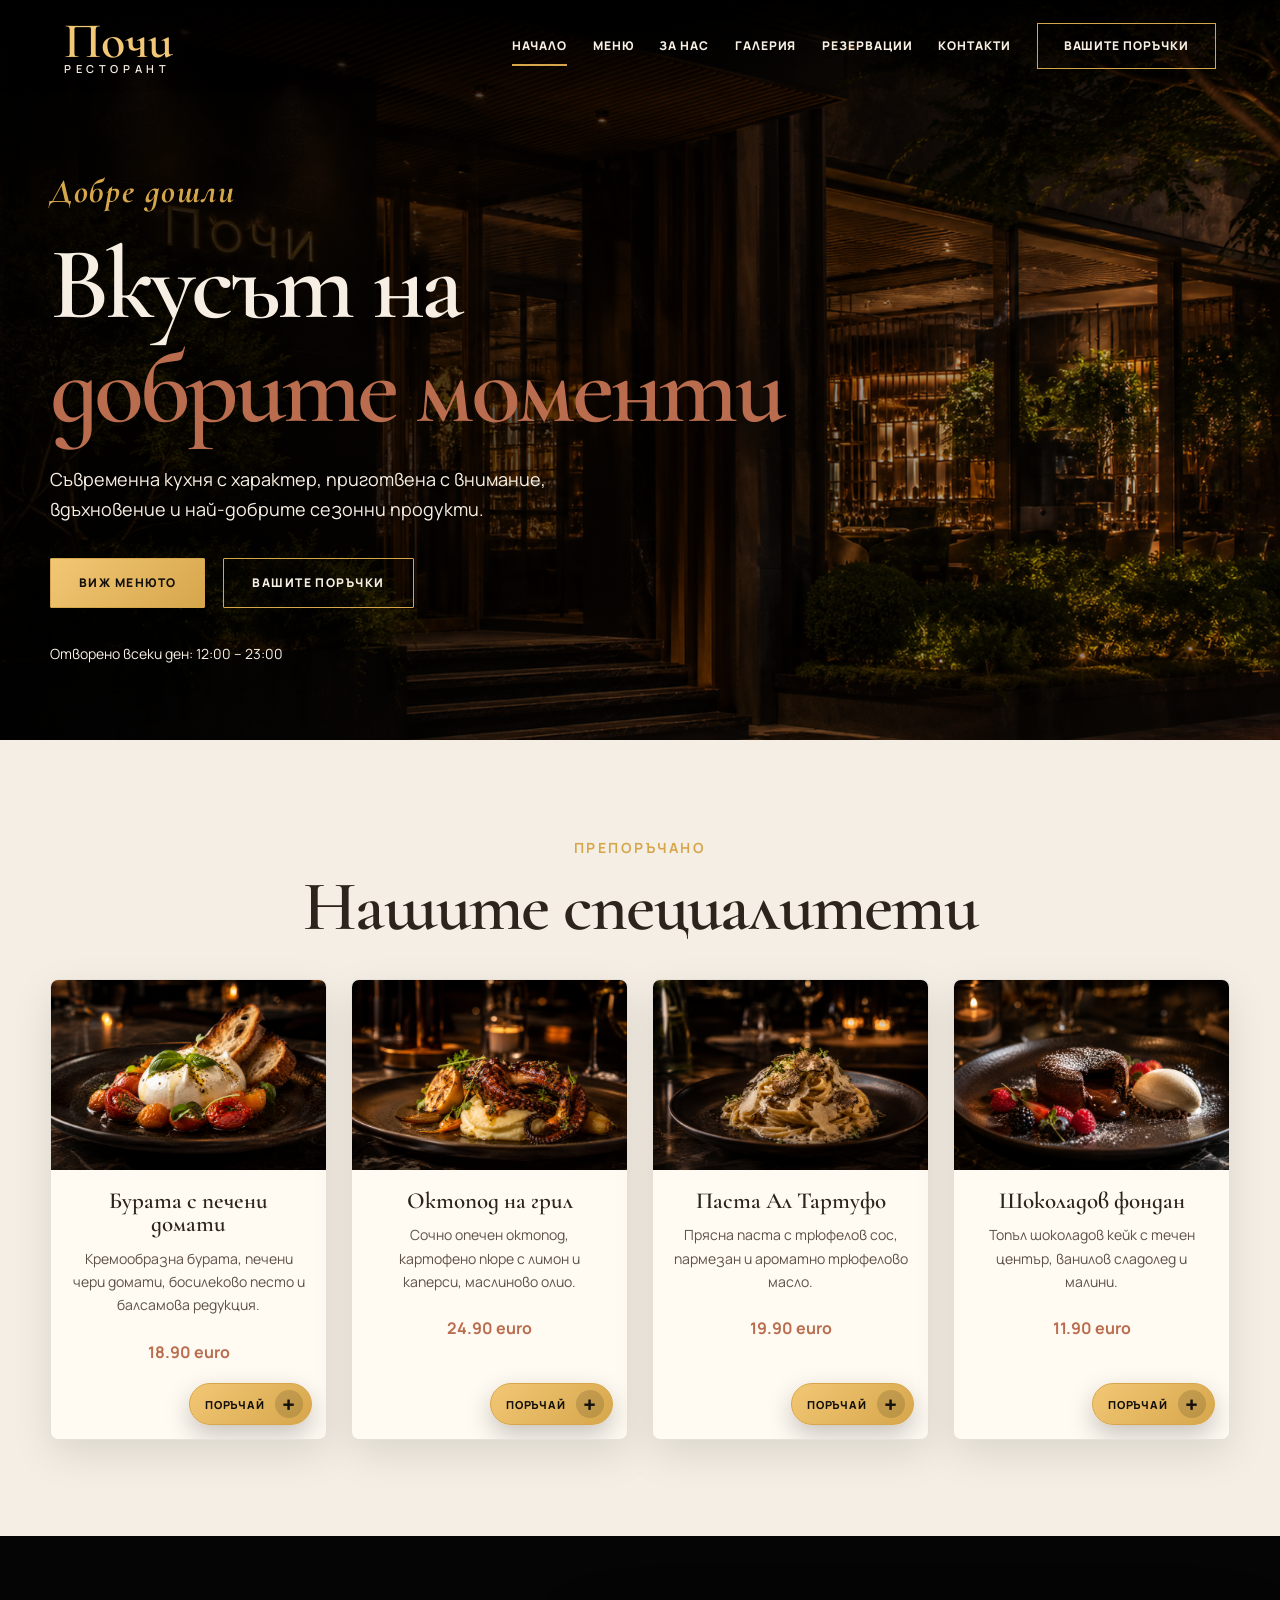
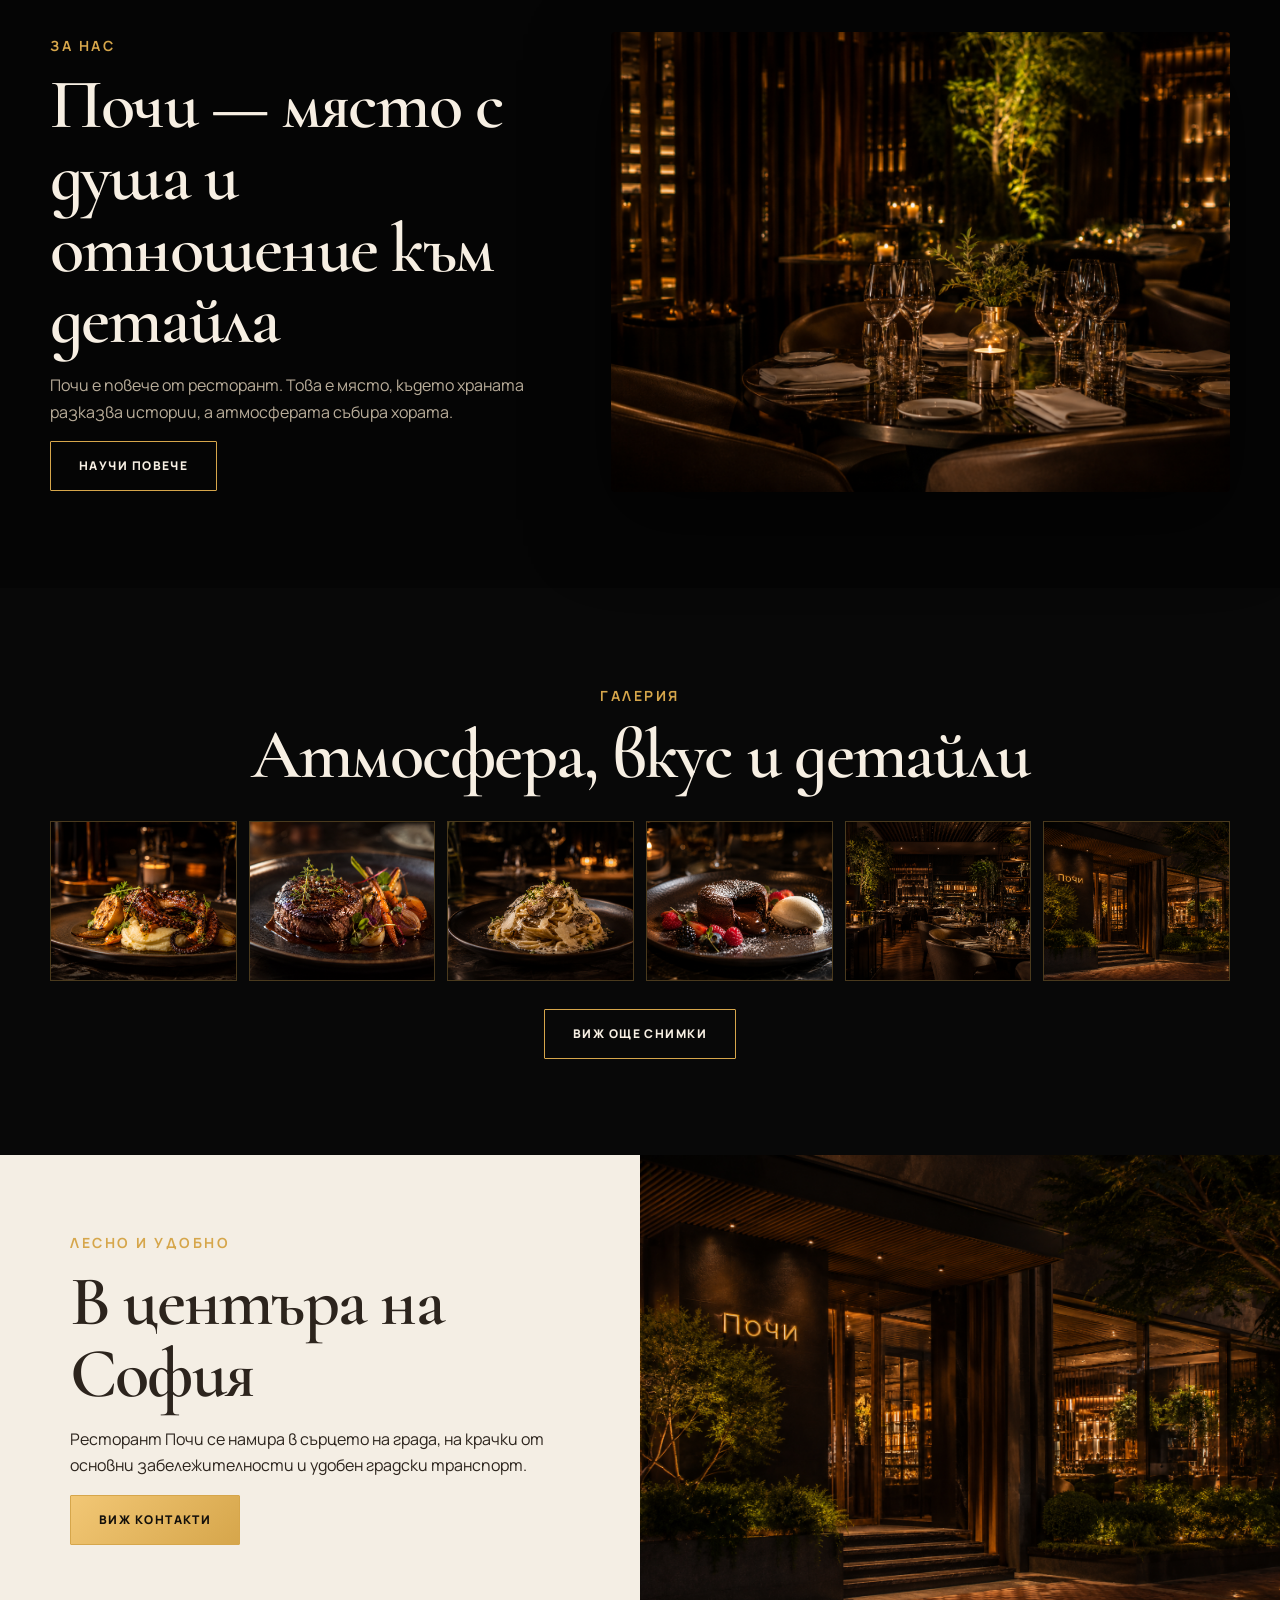
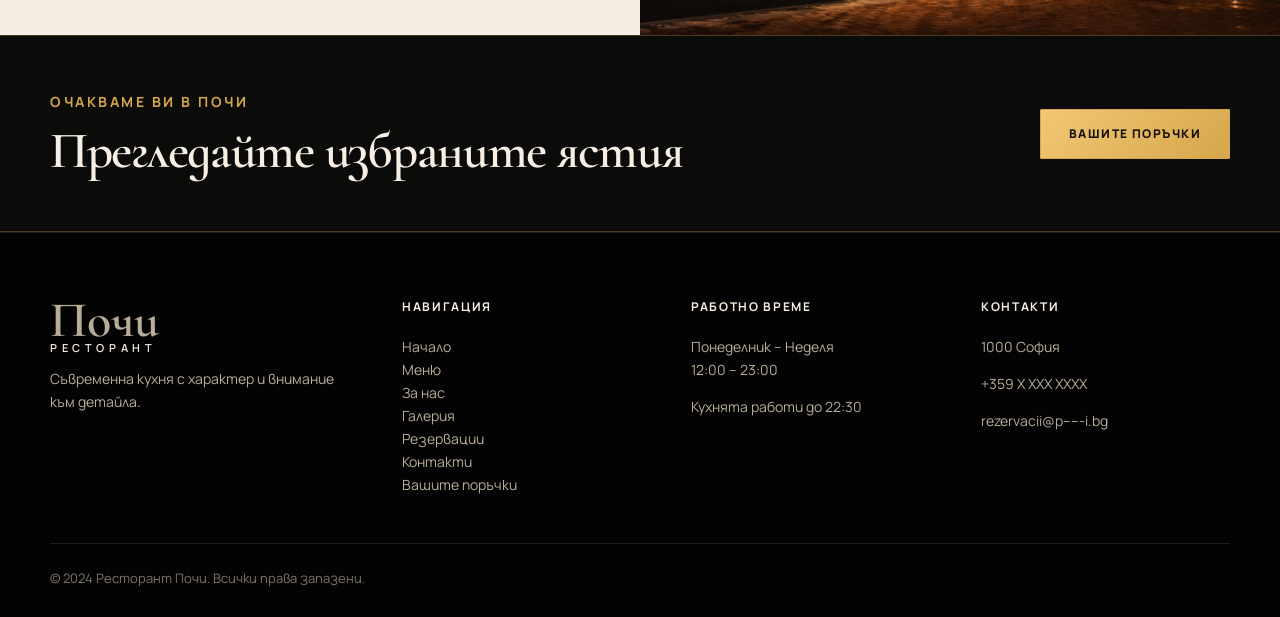
<file: index.html>
<!DOCTYPE html>

<html lang="bg">
<head>
<meta charset="utf-8"/>
<meta content="width=device-width, initial-scale=1.0" name="viewport"/>
<title>Почи ресторант</title>
<link href="https://fonts.googleapis.com" rel="preconnect"/>
<link crossorigin="" href="https://fonts.gstatic.com" rel="preconnect"/>
<link href="https://fonts.googleapis.com/css2?family=Cormorant+Garamond:wght@400;500;600;700&amp;family=Manrope:wght@300;400;500;600;700;800&amp;display=swap" rel="stylesheet"/>
<link href="style.css" rel="stylesheet"/>
</head>
<body>
<header class="site-header">
<a aria-label="Почи ресторант" class="logo" href="index.html">
<span>Почи</span>
<small>Ресторант</small>
</a>
<nav class="nav" id="nav">
<a class="active" data-page="index" href="index.html">Начало</a>
<a data-page="menu" href="menu.html">Меню</a>
<a data-page="about" href="about.html">За нас</a>
<a data-page="gallery" href="gallery.html">Галерия</a>
<a data-page="reservations" href="reservations.html">Резервации</a>
<a data-page="contacts" href="contacts.html">Контакти</a>
<a class="orders-nav-link" data-page="orders" href="orders.html">Вашите поръчки <span class="order-badge" data-order-count=""></span></a></nav>
<a class="header-button order-header-button" href="orders.html">Вашите поръчки <span class="order-badge" data-order-count=""></span></a>
<button aria-label="Отвори меню" class="menu-toggle" id="menuToggle" type="button">
<span></span>
<span></span>
<span></span>
<span class="burger-order-badge" data-order-count=""></span></button>
</header>
<main>
<section class="hero">
<div class="hero-media">
<img alt="Основно ястие в ресторант Почи" src="img/екстериор.png"/>
</div>
<div class="hero-content container">
<p class="eyebrow script-text">Добре дошли</p>
<h1>Вкусът на<br/><span>добрите моменти</span></h1>
<p class="lead">Съвременна кухня с характер, приготвена с внимание, вдъхновение и най-добрите сезонни продукти.</p>
<div class="hero-actions">
<a class="btn btn-fill" href="menu.html">Виж менюто</a>
<a class="btn btn-line" href="orders.html">Вашите поръчки</a>
</div>
<div class="open-note">Отворено всеки ден: 12:00 – 23:00</div>
</div>
</section>
<section class="specials section light-section">
<div class="container center-text">
<p class="section-kicker">Препоръчано</p>
<h2>Нашите специалитети</h2>
<div class="special-grid">
<article class="special-card" data-image="img/ястия1.png" data-name="Бурата с печени домати" data-price="18.90">
<img alt="Бурата с печени домати" src="img/ястия1.png"/>
<div>
<h3>Бурата с печени домати</h3>
<p>Кремообразна бурата, печени чери домати, босилеково песто и балсамова редукция.</p>
<strong>18.90 euro</strong>
</div>
<button aria-label="Добави Бурата с печени домати към поръчката" class="add-to-order special-add-to-order" type="button"><span class="order-button-label">Поръчай</span><span class="order-button-plus">+</span></button></article>
<article class="special-card" data-image="img/ястия4.png" data-name="Октопод на грил" data-price="24.90">
<img alt="Октопод на грил" src="img/ястия4.png"/>
<div>
<h3>Октопод на грил</h3>
<p>Сочно опечен октопод, картофено пюре с лимон и каперси, маслиново олио.</p>
<strong>24.90 euro</strong>
</div>
<button aria-label="Добави Октопод на грил към поръчката" class="add-to-order special-add-to-order" type="button"><span class="order-button-label">Поръчай</span><span class="order-button-plus">+</span></button></article>
<article class="special-card" data-image="img/ястия2.png" data-name="Паста Ал Тартуфо" data-price="19.90">
<img alt="Паста Ал Тартуфо" src="img/ястия2.png"/>
<div>
<h3>Паста Ал Тартуфо</h3>
<p>Прясна паста с трюфелов сос, пармезан и ароматно трюфелово масло.</p>
<strong>19.90 euro</strong>
</div>
<button aria-label="Добави Паста Ал Тартуфо към поръчката" class="add-to-order special-add-to-order" type="button"><span class="order-button-label">Поръчай</span><span class="order-button-plus">+</span></button></article>
<article class="special-card" data-image="img/ястия3.png" data-name="Шоколадов фондан" data-price="11.90">
<img alt="Шоколадов фондан" src="img/ястия3.png"/>
<div>
<h3>Шоколадов фондан</h3>
<p>Топъл шоколадов кейк с течен център, ванилов сладолед и малини.</p>
<strong>11.90 euro</strong>
</div>
<button aria-label="Добави Шоколадов фондан към поръчката" class="add-to-order special-add-to-order" type="button"><span class="order-button-label">Поръчай</span><span class="order-button-plus">+</span></button></article>
</div>
</div>
</section>
<section class="about section">
<div class="container split">
<div class="about-copy">
<p class="eyebrow">За нас</p>
<h2>Почи — място с душа и отношение към детайла</h2>
<p>Почи е повече от ресторант. Това е място, където храната разказва истории, а атмосферата събира хората.</p>
<a class="btn btn-line" href="about.html">Научи повече</a>
</div>
<div class="about-image">
<img alt="Интериор на ресторант Почи" src="img/интериор.png"/>
</div>
</div>
</section>
<section class="gallery-strip section">
<div class="container center-text">
<p class="section-kicker">Галерия</p>
<h2>Атмосфера, вкус и детайли</h2>
<div class="strip-grid">
<img alt="Стек със зеленчуци" src="img/ястия4.png"/>
<img alt="Бурата с домати" src="img/ястия.png"/>
<img alt="Октопод" src="img/ястия2.png"/>
<img alt="Шоколадов десерт" src="img/ястия3.png"/>
<img alt="Ресторант интериор" src="img/интериор1.png"/>
<img alt="Екстериор на Почи" src="img/екстериор.png"/>
</div>
<a class="btn btn-line center" href="gallery.html">Виж още снимки</a>
</div>
</section>
<section class="direction">
<div class="direction-grid">
<div class="direction-copy">
<p class="section-kicker">Лесно и удобно</p>
<h2>В центъра на София</h2>
<p>Ресторант Почи се намира в сърцето на града, на крачки от основни забележителности и удобен градски транспорт.</p>
<a class="btn btn-fill" href="contacts.html">Виж контакти</a>
</div>
<div class="direction-photo">
<img alt="Вход на ресторант Почи" src="img/екстериор.png"/>
</div>
</div>
</section>
</main>
<section class="cta-band">
<div class="container">
<div>
<p class="section-kicker">Очакваме ви в Почи</p>
<h2>Прегледайте избраните ястия</h2>
</div>
<a class="btn btn-fill" href="orders.html">Вашите поръчки</a>
</div>
</section>
<footer class="site-footer">
<div class="container">
<div class="footer-grid">
<div>
<a class="logo" href="index.html">
<span>Почи</span>
<small>Ресторант</small>
</a>
<p>Съвременна кухня с характер и внимание към детайла.</p>
</div>
<div>
<h4>Навигация</h4>
<ul>
<li><a href="index.html">Начало</a></li>
<li><a href="menu.html">Меню</a></li>
<li><a href="about.html">За нас</a></li>
<li><a href="gallery.html">Галерия</a></li>
<li><a href="reservations.html">Резервации</a></li>
<li><a href="contacts.html">Контакти</a></li>
<li><a href="orders.html">Вашите поръчки</a></li></ul>
</div>
<div>
<h4>Работно време</h4>
<p>Понеделник – Неделя<br/>12:00 – 23:00</p>
<p>Кухнята работи до 22:30</p>
</div>
<div>
<h4>Контакти</h4>
<p> 1000 София</p>
<p>+359 X XXX XXXX</p>
<p>rezervacii@p-----i.bg</p>
</div>
</div>
<div class="footer-bottom">© 2024 Ресторант Почи. Всички права запазени.</div>
</div>
</footer>
<div class="toast" id="toast"></div>
<script src="script.js"></script>
</body>
</html>
</file>
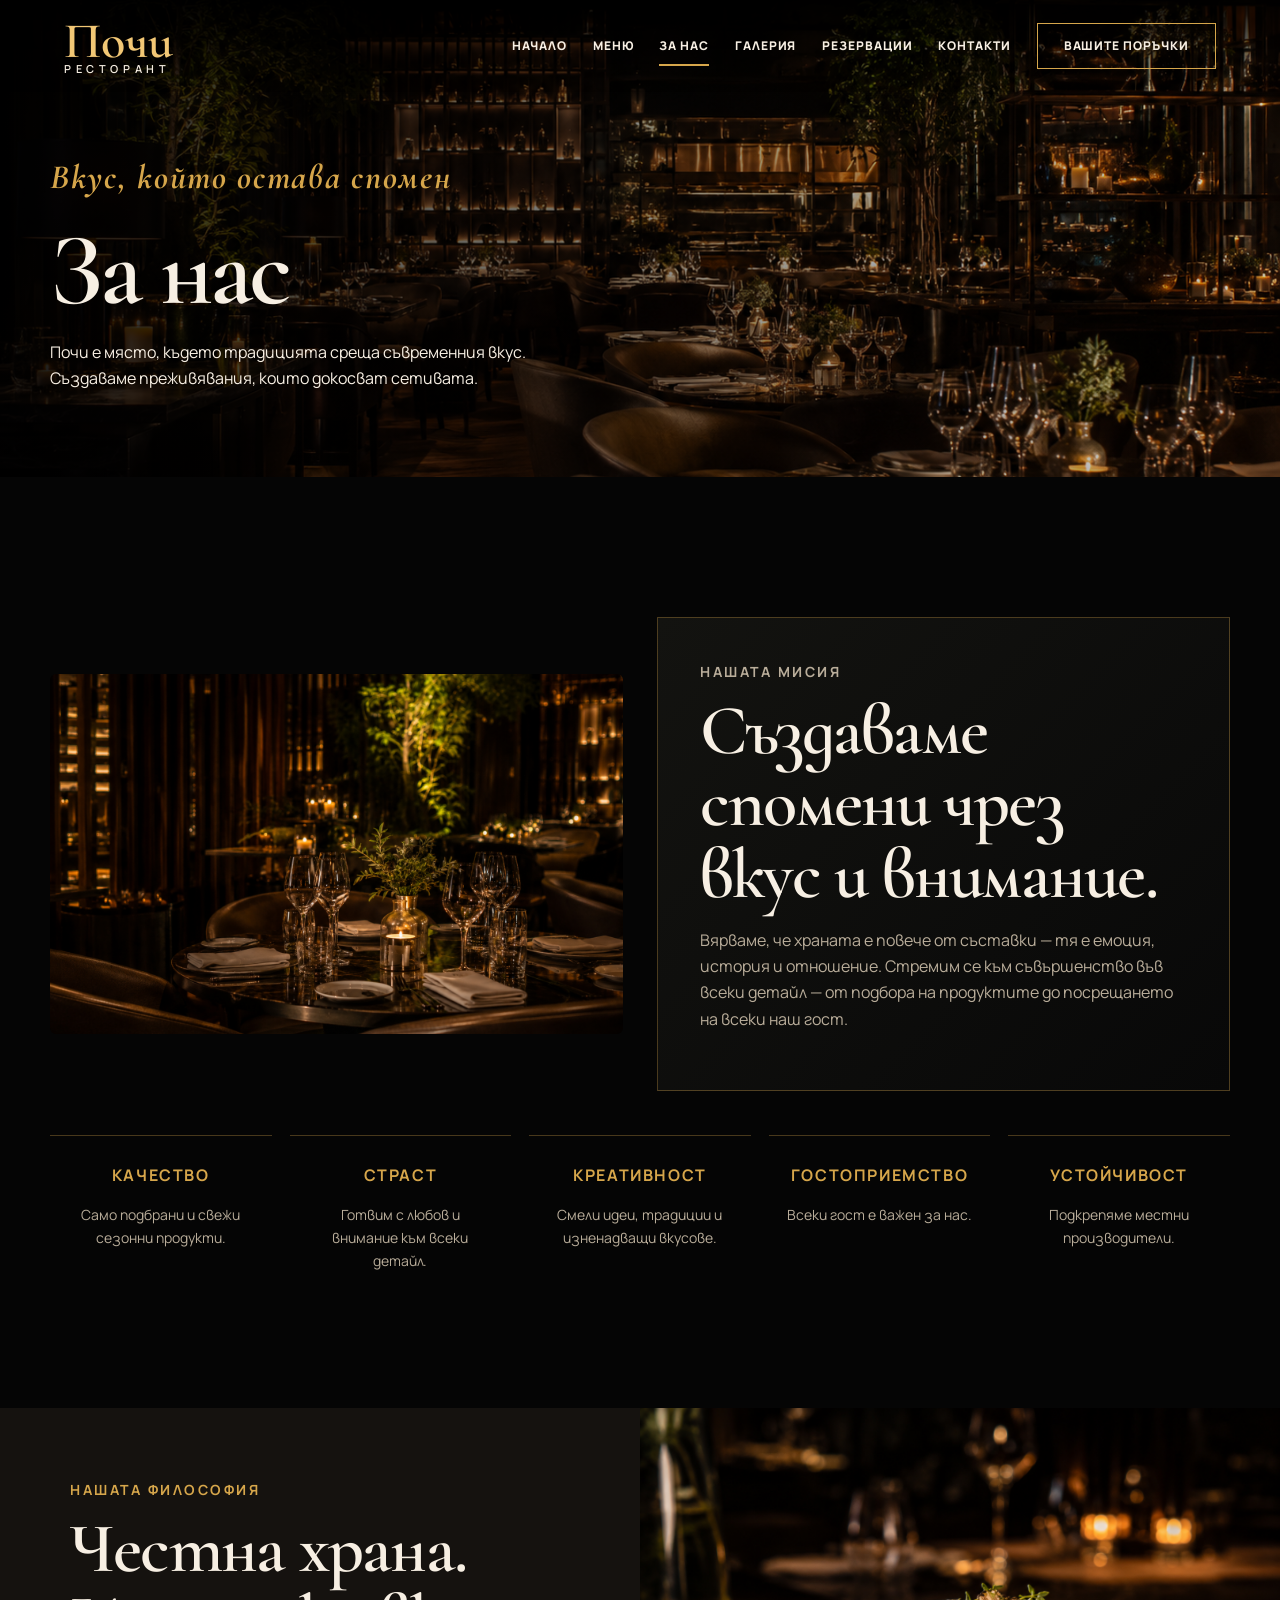
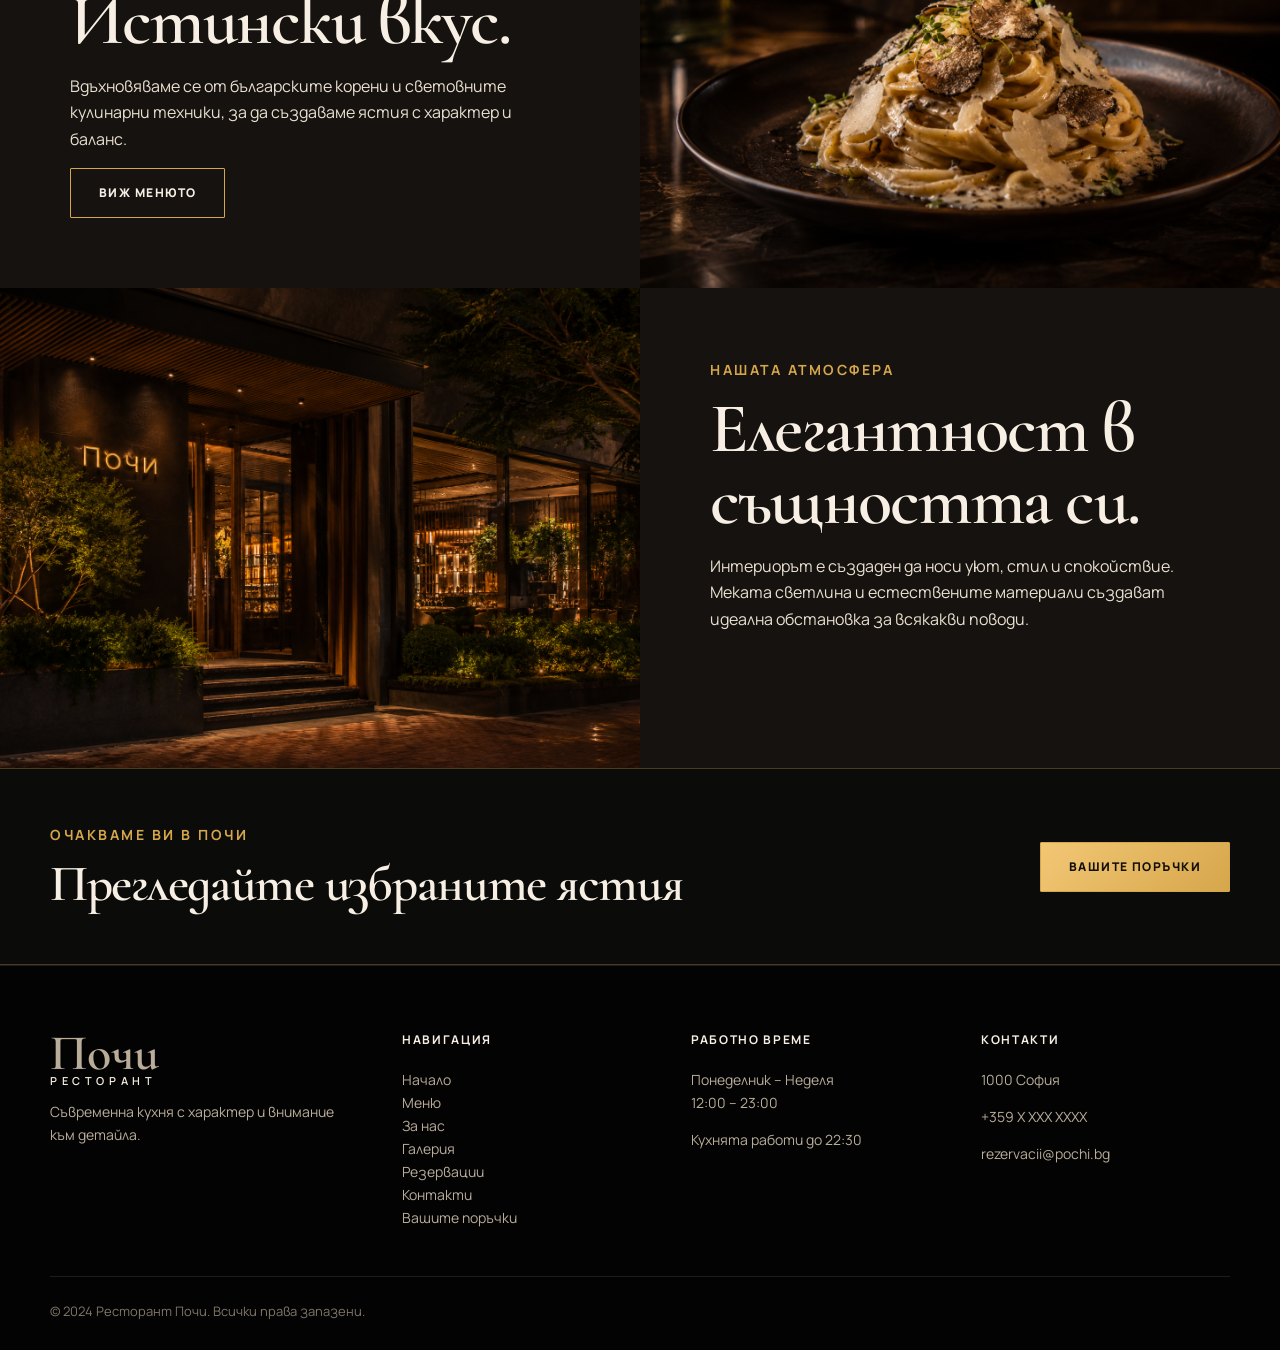
<file: about.html>
<!DOCTYPE html>

<html lang="bg">
<head>
<meta charset="utf-8"/>
<meta content="width=device-width, initial-scale=1.0" name="viewport"/>
<title>За нас | Почи</title>
<link href="https://fonts.googleapis.com" rel="preconnect"/>
<link crossorigin="" href="https://fonts.gstatic.com" rel="preconnect"/>
<link href="https://fonts.googleapis.com/css2?family=Cormorant+Garamond:wght@400;500;600;700&amp;family=Manrope:wght@300;400;500;600;700;800&amp;display=swap" rel="stylesheet"/>
<link href="style.css" rel="stylesheet"/>
</head>
<body>
<header class="site-header">
<a aria-label="Почи ресторант" class="logo" href="index.html">
<span>Почи</span>
<small>Ресторант</small>
</a>
<nav class="nav" id="nav">
<a data-page="index" href="index.html">Начало</a>
<a data-page="menu" href="menu.html">Меню</a>
<a class="active" data-page="about" href="about.html">За нас</a>
<a data-page="gallery" href="gallery.html">Галерия</a>
<a data-page="reservations" href="reservations.html">Резервации</a>
<a data-page="contacts" href="contacts.html">Контакти</a>
<a class="orders-nav-link" data-page="orders" href="orders.html">Вашите поръчки <span class="order-badge" data-order-count=""></span></a></nav>
<a class="header-button order-header-button" href="orders.html">Вашите поръчки <span class="order-badge" data-order-count=""></span></a>
<button aria-label="Отвори меню" class="menu-toggle" id="menuToggle" type="button">
<span></span>
<span></span>
<span></span>
<span class="burger-order-badge" data-order-count=""></span></button>
</header>
<main>
<section class="page-hero">
<img alt="Интериор на ресторант Почи" src="img/интериор1.png"/>
<div class="container">
<p class="eyebrow script-text">Вкус, който остава спомен</p>
<h1>За нас</h1>
<p>Почи е място, където традицията среща съвременния вкус. Създаваме преживявания, които докосват сетивата.</p>
</div>
</section>
<section class="section">
<div class="container">
<div class="story-grid">
<img alt="Елегантна атмосфера" src="img/интериор.png"/>
<div class="story-card">
<p class="section-kicker">Нашата мисия</p>
<h2>Създаваме спомени чрез вкус и внимание.</h2>
<p>Вярваме, че храната е повече от съставки — тя е емоция, история и отношение. Стремим се към съвършенство във всеки детайл — от подбора на продуктите до посрещането на всеки наш гост.</p>
</div>
</div>
<div class="values">
<div><strong>Качество</strong><p>Само подбрани и свежи сезонни продукти.</p></div>
<div><strong>Страст</strong><p>Готвим с любов и внимание към всеки детайл.</p></div>
<div><strong>Креативност</strong><p>Смели идеи, традиции и изненадващи вкусове.</p></div>
<div><strong>Гостоприемство</strong><p>Всеки гост е важен за нас.</p></div>
<div><strong>Устойчивост</strong><p>Подкрепяме местни производители.</p></div>
</div>
</div>
</section>
<section class="about-panels">
<div class="about-panel">
<p class="section-kicker">Нашата философия</p>
<h2>Честна храна. Истински вкус.</h2>
<p>Вдъхновяваме се от българските корени и световните кулинарни техники, за да създаваме ястия с характер и баланс.</p>
<a class="btn btn-line" href="menu.html">Виж менюто</a>
</div>
<div class="about-panel image-panel">
<img alt="Авторско ястие" src="img/ястия2.png"/>
</div>
<div class="about-panel image-panel">
<img alt="Екстериор на ресторанта" src="img/екстериор.png"/>
</div>
<div class="about-panel">
<p class="section-kicker">Нашата атмосфера</p>
<h2>Елегантност в същността си.</h2>
<p>Интериорът е създаден да носи уют, стил и спокойствие. Меката светлина и естествените материали създават идеална обстановка за всякакви поводи.</p>
</div>
</section>
</main>
<section class="cta-band">
<div class="container">
<div>
<p class="section-kicker">Очакваме ви в Почи</p>
<h2>Прегледайте избраните ястия</h2>
</div>
<a class="btn btn-fill" href="orders.html">Вашите поръчки</a>
</div>
</section>
<footer class="site-footer">
<div class="container">
<div class="footer-grid">
<div>
<a class="logo" href="index.html">
<span>Почи</span>
<small>Ресторант</small>
</a>
<p>Съвременна кухня с характер и внимание към детайла.</p>
</div>
<div>
<h4>Навигация</h4>
<ul>
<li><a href="index.html">Начало</a></li>
<li><a href="menu.html">Меню</a></li>
<li><a href="about.html">За нас</a></li>
<li><a href="gallery.html">Галерия</a></li>
<li><a href="reservations.html">Резервации</a></li>
<li><a href="contacts.html">Контакти</a></li>
<li><a href="orders.html">Вашите поръчки</a></li></ul>
</div>
<div>
<h4>Работно време</h4>
<p>Понеделник – Неделя<br/>12:00 – 23:00</p>
<p>Кухнята работи до 22:30</p>
</div>
<div>
<h4>Контакти</h4>
<p>1000 София</p>
<p>+359 X XXX XXXX</p>
<p>rezervacii@pochi.bg</p>
</div>
</div>
<div class="footer-bottom">© 2024 Ресторант Почи. Всички права запазени.</div>
</div>
</footer>
<div class="toast" id="toast"></div>
<script src="script.js"></script>
</body>
</html>
</file>
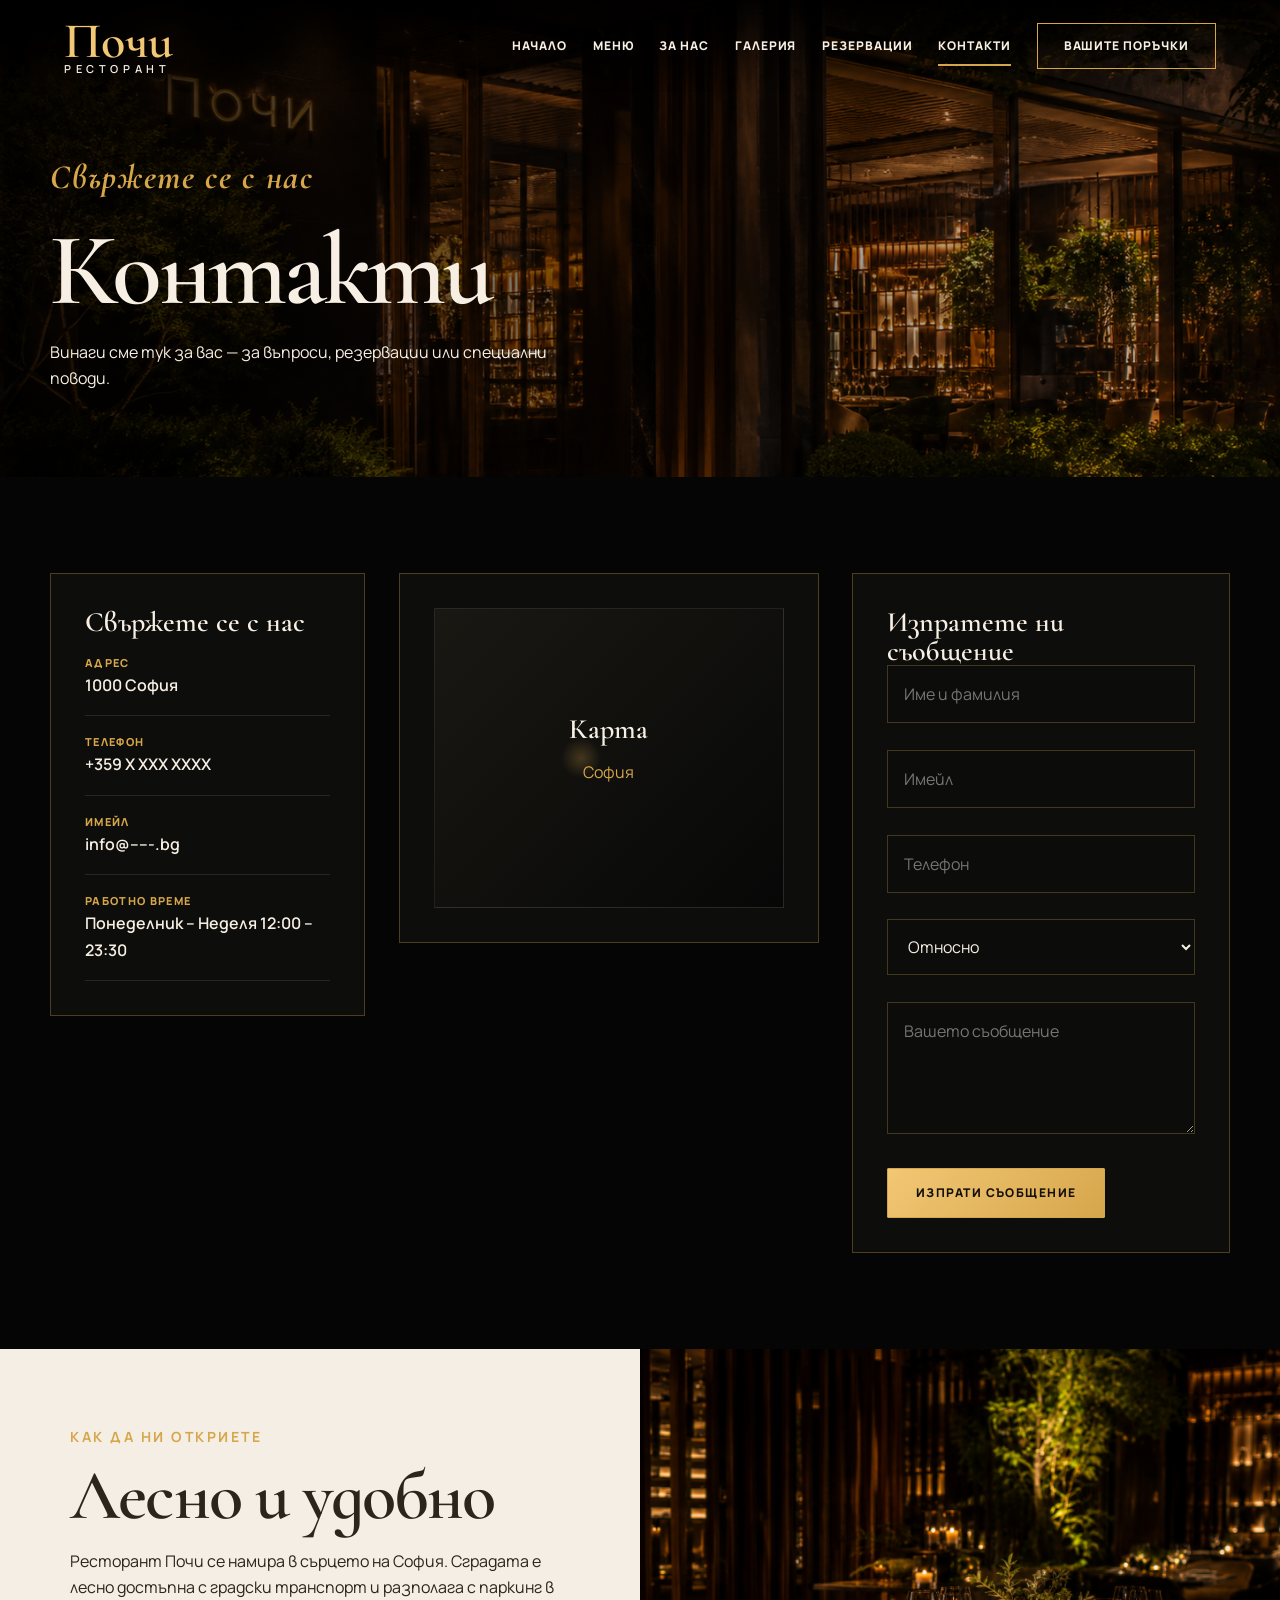
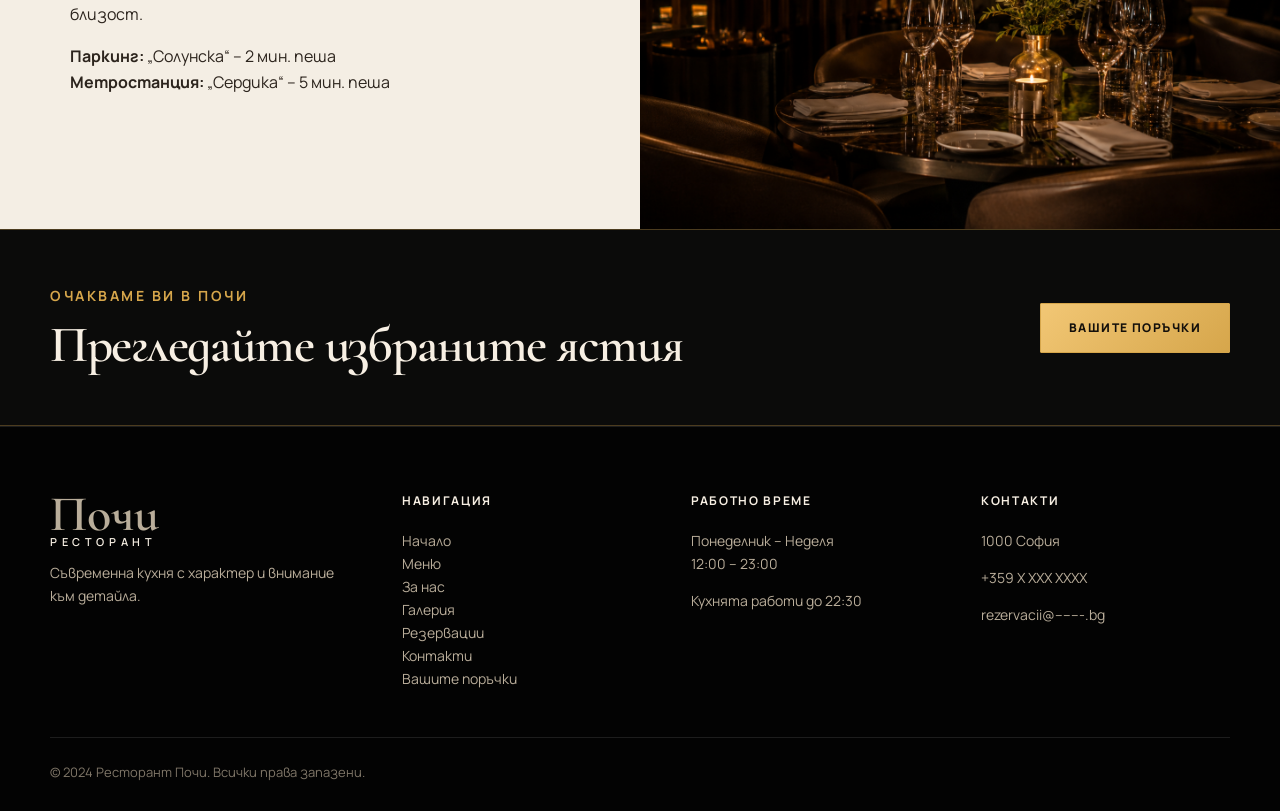
<file: contacts.html>
<!DOCTYPE html>

<html lang="bg">
<head>
<meta charset="utf-8"/>
<meta content="width=device-width, initial-scale=1.0" name="viewport"/>
<title>Контакти | Почи</title>
<link href="https://fonts.googleapis.com" rel="preconnect"/>
<link crossorigin="" href="https://fonts.gstatic.com" rel="preconnect"/>
<link href="https://fonts.googleapis.com/css2?family=Cormorant+Garamond:wght@400;500;600;700&amp;family=Manrope:wght@300;400;500;600;700;800&amp;display=swap" rel="stylesheet"/>
<link href="style.css" rel="stylesheet"/>
</head>
<body>
<header class="site-header">
<a aria-label="Почи ресторант" class="logo" href="index.html">
<span>Почи</span>
<small>Ресторант</small>
</a>
<nav class="nav" id="nav">
<a data-page="index" href="index.html">Начало</a>
<a data-page="menu" href="menu.html">Меню</a>
<a data-page="about" href="about.html">За нас</a>
<a data-page="gallery" href="gallery.html">Галерия</a>
<a data-page="reservations" href="reservations.html">Резервации</a>
<a class="active" data-page="contacts" href="contacts.html">Контакти</a>
<a class="orders-nav-link" data-page="orders" href="orders.html">Вашите поръчки <span class="order-badge" data-order-count=""></span></a></nav>
<a class="header-button order-header-button" href="orders.html">Вашите поръчки <span class="order-badge" data-order-count=""></span></a>
<button aria-label="Отвори меню" class="menu-toggle" id="menuToggle" type="button">
<span></span>
<span></span>
<span></span>
<span class="burger-order-badge" data-order-count=""></span></button>
</header>
<main>
<section class="page-hero">
<img alt="Контакти ресторант Почи" src="img/екстериор.png"/>
<div class="container">
<p class="eyebrow script-text">Свържете се с нас</p>
<h1>Контакти</h1>
<p>Винаги сме тук за вас — за въпроси, резервации или специални поводи.</p>
</div>
</section>
<section class="section">
<div class="container">
<div class="contact-grid">
<div class="contact-card">
<h3>Свържете се с нас</h3>
<ul>
<li><span>Адрес</span><strong> 1000 София</strong></li>
<li><span>Телефон</span><strong>+359 X XXX XXXX</strong></li>
<li><span>Имейл</span><strong>info@-----.bg</strong></li>
<li><span>Работно време</span><strong>Понеделник – Неделя 12:00 – 23:30</strong></li>
</ul>
</div>
<div class="map-card">
<div class="map-placeholder">
<div>
<h3>Карта</h3>
<p> София</p>
</div>
</div>
</div>
<form class="contact-form">
<h3>Изпратете ни съобщение</h3>
<input placeholder="Име и фамилия" required="" type="text"/>
<br/><br/>
<input placeholder="Имейл" required="" type="email"/>
<br/><br/>
<input placeholder="Телефон" type="tel"/>
<br/><br/>
<select><option>Относно</option><option>Резервация</option><option>Частно събитие</option><option>Друг въпрос</option></select>
<br/><br/>
<textarea placeholder="Вашето съобщение" required=""></textarea>
<br/><br/>
<button class="btn btn-fill" type="submit">Изпрати съобщение</button>
</form>
</div>
</div>
</section>
<section class="direction">
<div class="direction-grid">
<div class="direction-copy">
<p class="section-kicker">Как да ни откриете</p>
<h2>Лесно и удобно</h2>
<p>Ресторант Почи се намира в сърцето на София. Сградата е лесно достъпна с градски транспорт и разполага с паркинг в близост.</p>
<p><strong>Паркинг:</strong> „Солунска“ – 2 мин. пеша<br/><strong>Метростанция:</strong> „Сердика“ – 5 мин. пеша</p>
</div>
<div class="direction-photo">
<img alt="Маса в ресторант Почи" src="img/интериор.png"/>
</div>
</div>
</section>
</main>
<section class="cta-band">
<div class="container">
<div>
<p class="section-kicker">Очакваме ви в Почи</p>
<h2>Прегледайте избраните ястия</h2>
</div>
<a class="btn btn-fill" href="orders.html">Вашите поръчки</a>
</div>
</section>
<footer class="site-footer">
<div class="container">
<div class="footer-grid">
<div>
<a class="logo" href="index.html">
<span>Почи</span>
<small>Ресторант</small>
</a>
<p>Съвременна кухня с характер и внимание към детайла.</p>
</div>
<div>
<h4>Навигация</h4>
<ul>
<li><a href="index.html">Начало</a></li>
<li><a href="menu.html">Меню</a></li>
<li><a href="about.html">За нас</a></li>
<li><a href="gallery.html">Галерия</a></li>
<li><a href="reservations.html">Резервации</a></li>
<li><a href="contacts.html">Контакти</a></li>
<li><a href="orders.html">Вашите поръчки</a></li></ul>
</div>
<div>
<h4>Работно време</h4>
<p>Понеделник – Неделя<br/>12:00 – 23:00</p>
<p>Кухнята работи до 22:30</p>
</div>
<div>
<h4>Контакти</h4>
<p>1000 София</p>
<p>+359 X XXX XXXX</p>
<p>rezervacii@-------.bg</p>
</div>
</div>
<div class="footer-bottom">© 2024 Ресторант Почи. Всички права запазени.</div>
</div>
</footer>
<div class="toast" id="toast"></div>
<script src="script.js"></script>
</body>
</html>
</file>
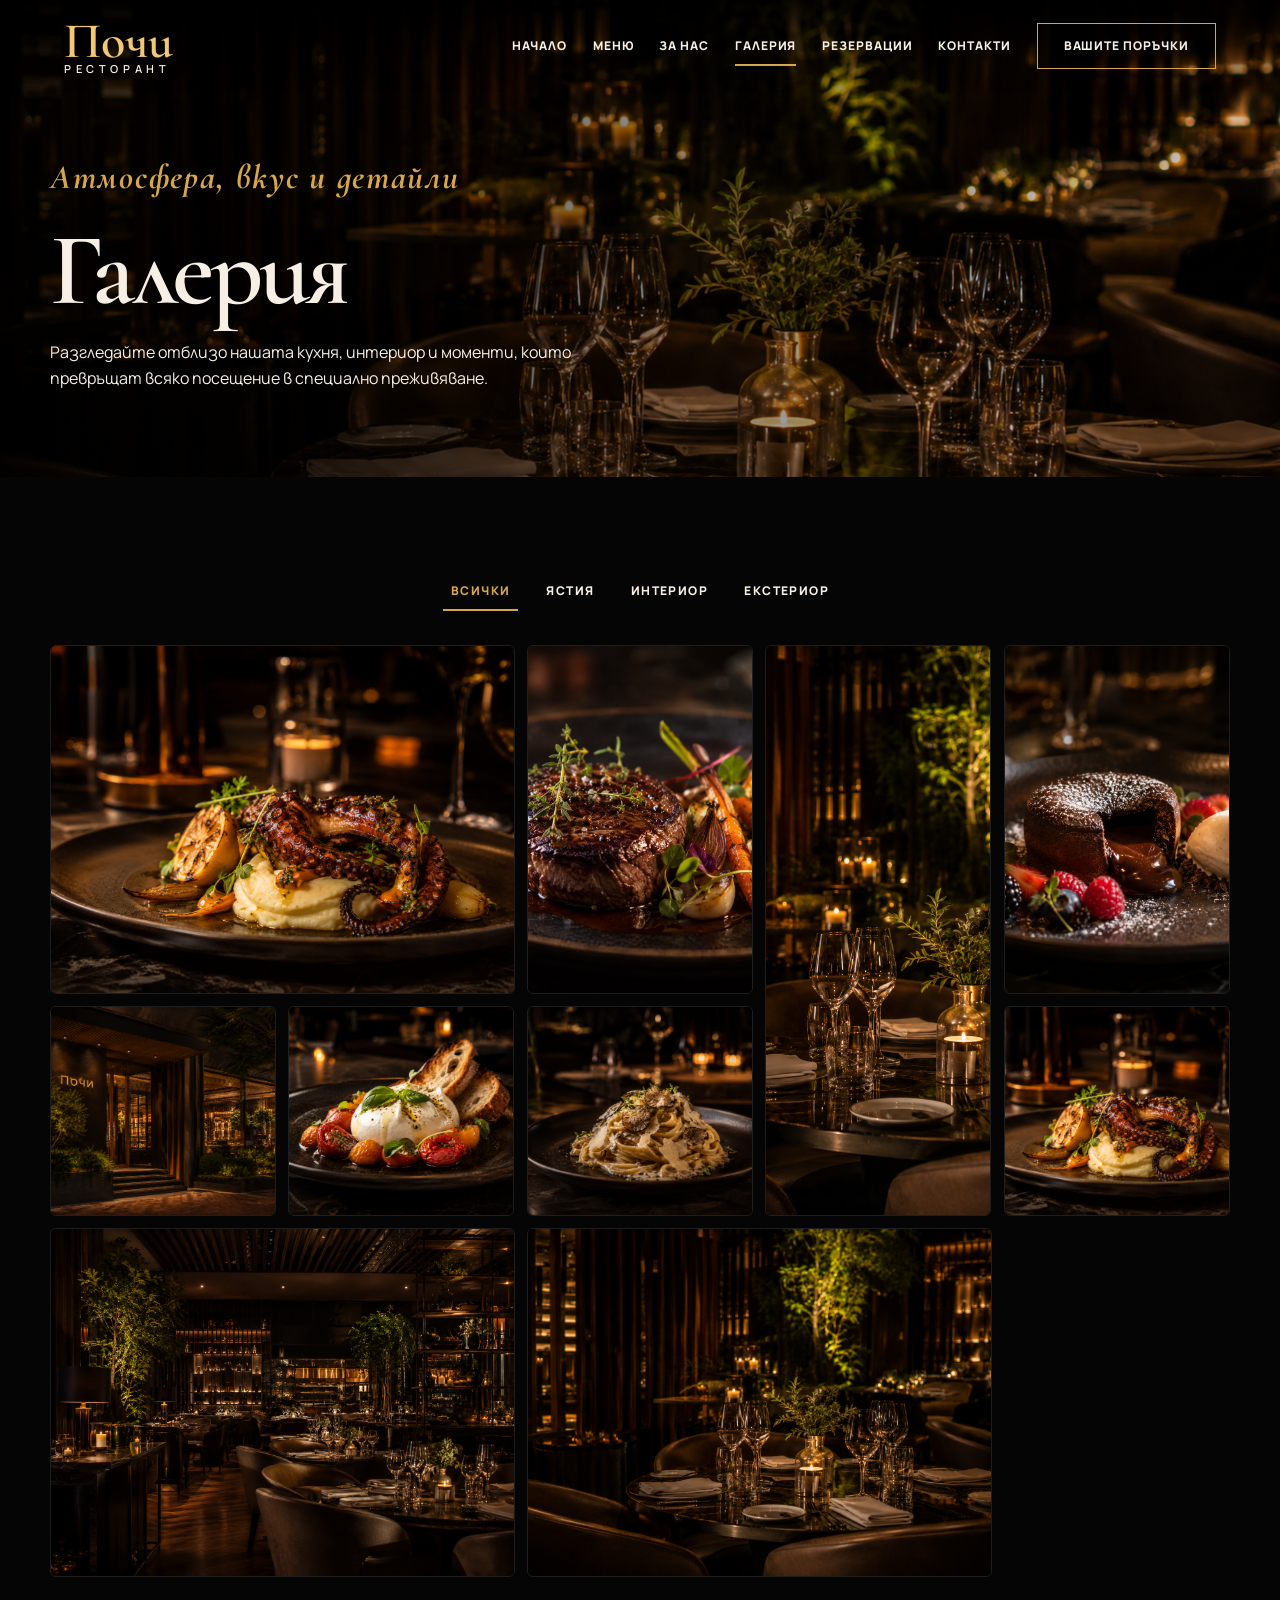
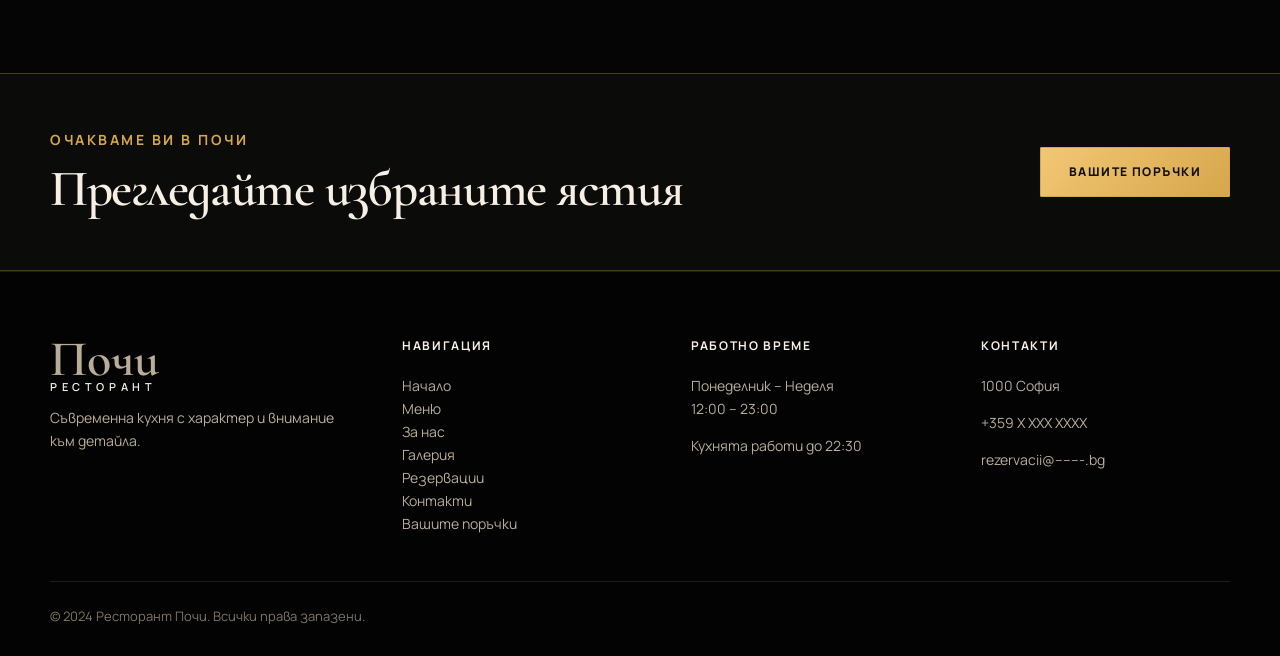
<file: gallery.html>
<!DOCTYPE html>

<html lang="bg">
<head>
<meta charset="utf-8"/>
<meta content="width=device-width, initial-scale=1.0" name="viewport"/>
<title>Галерия | Почи</title>
<link href="https://fonts.googleapis.com" rel="preconnect"/>
<link crossorigin="" href="https://fonts.gstatic.com" rel="preconnect"/>
<link href="https://fonts.googleapis.com/css2?family=Cormorant+Garamond:wght@400;500;600;700&amp;family=Manrope:wght@300;400;500;600;700;800&amp;display=swap" rel="stylesheet"/>
<link href="style.css" rel="stylesheet"/>
</head>
<body>
<header class="site-header">
<a aria-label="Почи ресторант" class="logo" href="index.html">
<span>Почи</span>
<small>Ресторант</small>
</a>
<nav class="nav" id="nav">
<a data-page="index" href="index.html">Начало</a>
<a data-page="menu" href="menu.html">Меню</a>
<a data-page="about" href="about.html">За нас</a>
<a class="active" data-page="gallery" href="gallery.html">Галерия</a>
<a data-page="reservations" href="reservations.html">Резервации</a>
<a data-page="contacts" href="contacts.html">Контакти</a>
<a class="orders-nav-link" data-page="orders" href="orders.html">Вашите поръчки <span class="order-badge" data-order-count=""></span></a></nav>
<a class="header-button order-header-button" href="orders.html">Вашите поръчки <span class="order-badge" data-order-count=""></span></a>
<button aria-label="Отвори меню" class="menu-toggle" id="menuToggle" type="button">
<span></span>
<span></span>
<span></span>
<span class="burger-order-badge" data-order-count=""></span></button>
</header>
<main>
<section class="page-hero">
<img alt="Галерия ресторант Почи" src="img/интериор.png"/>
<div class="container">
<p class="eyebrow script-text">Атмосфера, вкус и детайли</p>
<h1>Галерия</h1>
<p>Разгледайте отблизо нашата кухня, интериор и моменти, които превръщат всяко посещение в специално преживяване.</p>
</div>
</section>
<section class="section">
<div class="container">
<div class="gallery-filters" data-filter-group="gallery">
<button class="gallery-filter active" data-filter="all" type="button">Всички</button>
<button class="gallery-filter" data-filter="food" type="button">Ястия</button>
<button class="gallery-filter" data-filter="interior" type="button">Интериор</button>
<button class="gallery-filter" data-filter="exterior" type="button">Екстериор</button>
</div>
<div class="gallery-grid">
<div class="gallery-item wide" data-category="food"><img alt="Стек" src="img/ястия4.png"/></div>
<div class="gallery-item" data-category="food"><img alt="Бурата" src="img/ястия.png"/></div>
<div class="gallery-item tall" data-category="interior"><img alt="Интериор" src="img/интериор.png"/></div>
<div class="gallery-item" data-category="food"><img alt="Десерт" src="img/ястия3.png"/></div>
<div class="gallery-item" data-category="exterior"><img alt="Екстериор" src="img/екстериор.png"/></div>
<div class="gallery-item" data-category="food"><img alt="Паста" src="img/ястия1.png"/></div>
<div class="gallery-item wide" data-category="interior"><img alt="Зала" src="img/интериор1.png"/></div>
<div class="gallery-item" data-category="food"><img alt="Октопод" src="img/ястия2.png"/></div>
<div class="gallery-item" data-category="food"><img alt="Основно" src="img/ястия4.png"/></div>
<div class="gallery-item wide" data-category="interior"><img alt="Маса" src="img/интериор.png"/></div>
</div>
</div>
</section>
</main>
<section class="cta-band">
<div class="container">
<div>
<p class="section-kicker">Очакваме ви в Почи</p>
<h2>Прегледайте избраните ястия</h2>
</div>
<a class="btn btn-fill" href="orders.html">Вашите поръчки</a>
</div>
</section>
<footer class="site-footer">
<div class="container">
<div class="footer-grid">
<div>
<a class="logo" href="index.html">
<span>Почи</span>
<small>Ресторант</small>
</a>
<p>Съвременна кухня с характер и внимание към детайла.</p>
</div>
<div>
<h4>Навигация</h4>
<ul>
<li><a href="index.html">Начало</a></li>
<li><a href="menu.html">Меню</a></li>
<li><a href="about.html">За нас</a></li>
<li><a href="gallery.html">Галерия</a></li>
<li><a href="reservations.html">Резервации</a></li>
<li><a href="contacts.html">Контакти</a></li>
<li><a href="orders.html">Вашите поръчки</a></li></ul>
</div>
<div>
<h4>Работно време</h4>
<p>Понеделник – Неделя<br/>12:00 – 23:00</p>
<p>Кухнята работи до 22:30</p>
</div>
<div>
<h4>Контакти</h4>
<p> 1000 София</p>
<p>+359 X XXX XXXX</p>
<p>rezervacii@-------.bg</p>
</div>
</div>
<div class="footer-bottom">© 2024 Ресторант Почи. Всички права запазени.</div>
</div>
</footer>
<div class="toast" id="toast"></div>
<script src="script.js"></script>
</body>
</html>
</file>
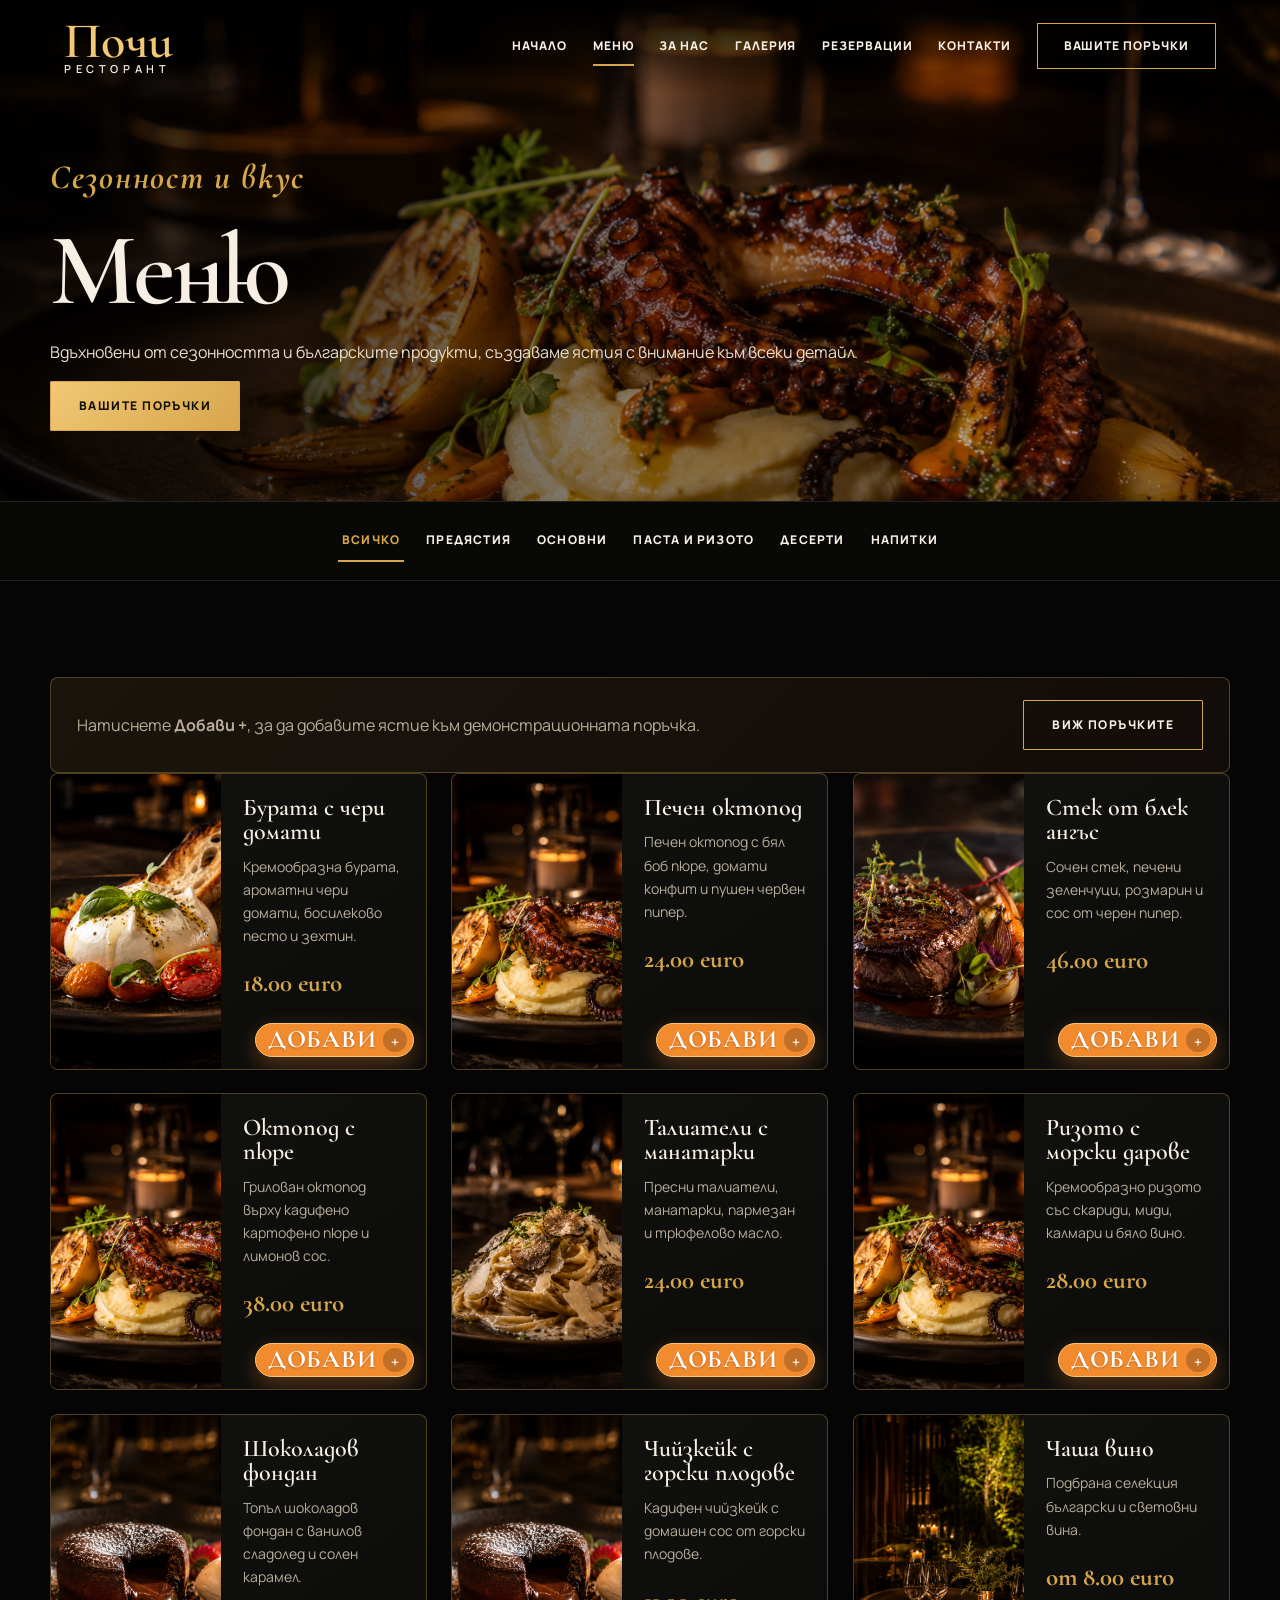
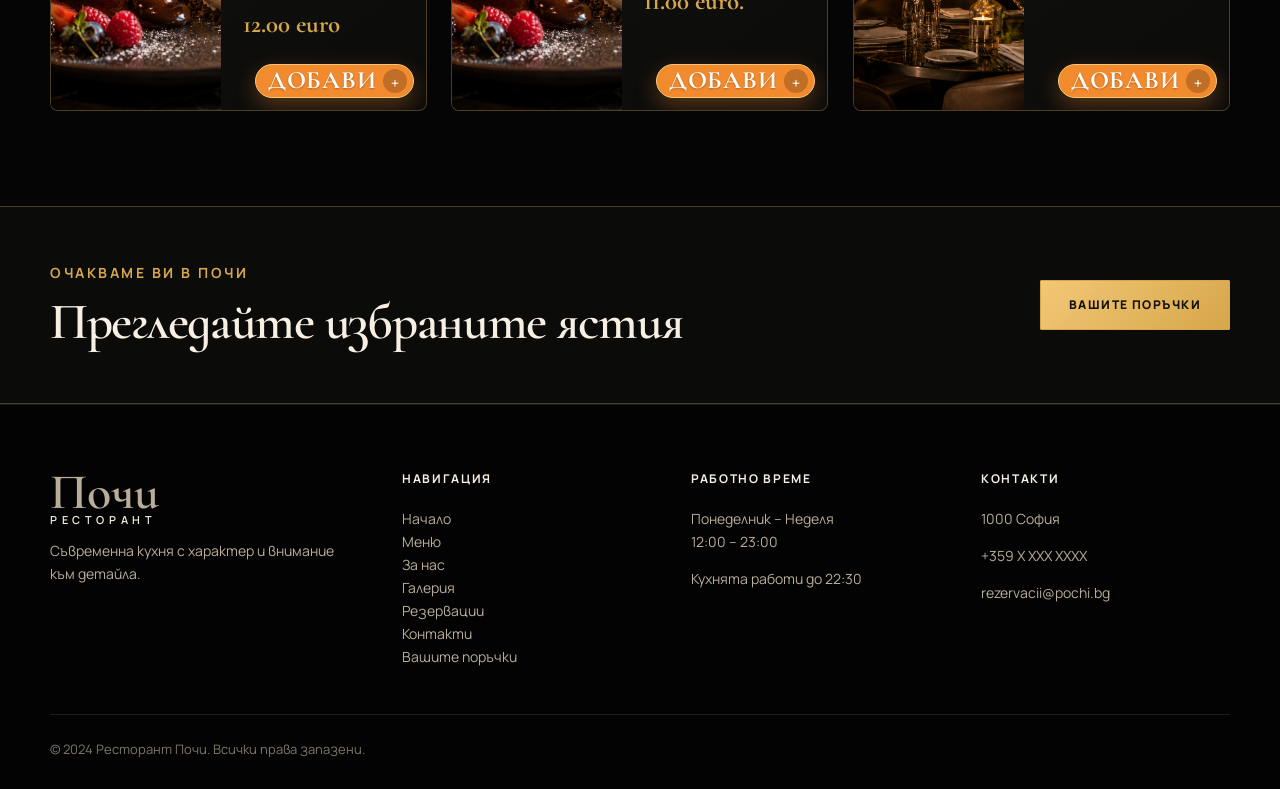
<file: menu.html>
<!DOCTYPE html>

<html lang="bg">
<head>
<meta charset="utf-8"/>
<meta content="width=device-width, initial-scale=1.0" name="viewport"/>
<title>Меню | Почи</title>
<link href="https://fonts.googleapis.com" rel="preconnect"/>
<link crossorigin="" href="https://fonts.gstatic.com" rel="preconnect"/>
<link href="https://fonts.googleapis.com/css2?family=Cormorant+Garamond:wght@400;500;600;700&amp;family=Manrope:wght@300;400;500;600;700;800&amp;display=swap" rel="stylesheet"/>
<link href="style.css" rel="stylesheet"/>
</head>
<body>
<header class="site-header">
<a aria-label="Почи ресторант" class="logo" href="index.html">
<span>Почи</span>
<small>Ресторант</small>
</a>
<nav class="nav" id="nav">
<a data-page="index" href="index.html">Начало</a>
<a class="active" data-page="menu" href="menu.html">Меню</a>
<a data-page="about" href="about.html">За нас</a>
<a data-page="gallery" href="gallery.html">Галерия</a>
<a data-page="reservations" href="reservations.html">Резервации</a>
<a data-page="contacts" href="contacts.html">Контакти</a>
<a class="orders-nav-link" data-page="orders" href="orders.html">Вашите поръчки <span class="order-badge" data-order-count=""></span></a></nav>
<a class="header-button order-header-button" href="orders.html">Вашите поръчки <span class="order-badge" data-order-count=""></span></a>
<button aria-label="Отвори меню" class="menu-toggle" id="menuToggle" type="button">
<span></span>
<span></span>
<span></span>
<span class="burger-order-badge" data-order-count=""></span></button>
</header>
<main>
<section class="page-hero">
<img alt="Меню в ресторант Почи" src="img/ястия4.png"/>
<div class="container">
<p class="eyebrow script-text">Сезонност и вкус</p>
<h1>Меню</h1>
<p>Вдъхновени от сезонността и българските продукти, създаваме ястия с внимание към всеки детайл.</p>
<a class="btn btn-fill" href="orders.html">Вашите поръчки</a>
</div>
</section>
<div class="menu-tabs" data-filter-group="menu">
<button class="tab active" data-filter="all" type="button">Всичко</button>
<button class="tab" data-filter="starters" type="button">Предястия</button>
<button class="tab" data-filter="mains" type="button">Основни</button>
<button class="tab" data-filter="pasta" type="button">Паста и ризото</button>
<button class="tab" data-filter="desserts" type="button">Десерти</button>
<button class="tab" data-filter="drinks" type="button">Напитки</button>
</div>
<section class="section">
<div class="container">
<div class="order-intro"><p>Натиснете <strong>Добави +</strong>, за да добавите ястие към демонстрационната поръчка. </p><a class="btn btn-line" href="orders.html">Виж поръчките</a></div><div class="menu-grid">
<article class="menu-item" data-category="starters" data-image="img/ястия1.png" data-name="Бурата с чери домати" data-price="18.00">
<img alt="Бурата с чери домати" src="img/ястия1.png"/>
<div>
<h3>Бурата с чери домати</h3>
<p>Кремообразна бурата, ароматни чери домати, босилеково песто и зехтин.</p>
<span>18.00 euro</span>
</div>
<button aria-label="Добави Бурата с чери домати към поръчката" class="add-to-order" type="button"><span class="order-button-label">Добави</span><span class="order-button-plus">+</span></button></article>
<article class="menu-item" data-category="starters" data-image="img/ястия4.png" data-name="Печен октопод" data-price="24.00">
<img alt="Печен октопод" src="img/ястия4.png"/>
<div>
<h3>Печен октопод</h3>
<p>Печен октопод с бял боб пюре, домати конфит и пушен червен пипер.</p>
<span>24.00 euro</span>
</div>
<button aria-label="Добави Печен октопод към поръчката" class="add-to-order" type="button"><span class="order-button-label">Добави</span><span class="order-button-plus">+</span></button></article>
<article class="menu-item" data-category="mains" data-image="img/ястия.png" data-name="Стек от блек ангъс" data-price="46.00">
<img alt="Стек от блек ангъс" src="img/ястия.png"/>
<div>
<h3>Стек от блек ангъс</h3>
<p>Сочен стек, печени зеленчуци, розмарин и сос от черен пипер.</p>
<span>46.00 euro</span>
</div>
<button aria-label="Добави Стек от блек ангъс към поръчката" class="add-to-order" type="button"><span class="order-button-label">Добави</span><span class="order-button-plus">+</span></button></article>
<article class="menu-item" data-category="mains" data-image="img/ястия4.png" data-name="Октопод с пюре" data-price="38.00">
<img alt="Октопод с пюре" src="img/ястия4.png"/>
<div>
<h3>Октопод с пюре</h3>
<p>Грилован октопод върху кадифено картофено пюре и лимонов сос.</p>
<span>38.00 euro</span>
</div>
<button aria-label="Добави Октопод с пюре към поръчката" class="add-to-order" type="button"><span class="order-button-label">Добави</span><span class="order-button-plus">+</span></button></article>
<article class="menu-item" data-category="pasta" data-image="img/ястия2.png" data-name="Талиатели с манатарки" data-price="24.00">
<img alt="Талиатели с манатарки" src="img/ястия2.png"/>
<div>
<h3>Талиатели с манатарки</h3>
<p>Пресни талиатели, манатарки, пармезан и трюфелово масло.</p>
<span>24.00 euro</span>
</div>
<button aria-label="Добави Талиатели с манатарки към поръчката" class="add-to-order" type="button"><span class="order-button-label">Добави</span><span class="order-button-plus">+</span></button></article>
<article class="menu-item" data-category="pasta" data-image="img/ястия4.png" data-name="Ризото с морски дарове" data-price="28.00">
<img alt="Ризото с морски дарове" src="img/ястия4.png"/>
<div>
<h3>Ризото с морски дарове</h3>
<p>Кремообразно ризото със скариди, миди, калмари и бяло вино.</p>
<span>28.00 euro</span>
</div>
<button aria-label="Добави Ризото с морски дарове към поръчката" class="add-to-order" type="button"><span class="order-button-label">Добави</span><span class="order-button-plus">+</span></button></article>
<article class="menu-item" data-category="desserts" data-image="img/ястия3.png" data-name="Шоколадов фондан" data-price="12.00">
<img alt="Шоколадов фондан" src="img/ястия3.png"/>
<div>
<h3>Шоколадов фондан</h3>
<p>Топъл шоколадов фондан с ванилов сладолед и солен карамел.</p>
<span>12.00 euro</span>
</div>
<button aria-label="Добави Шоколадов фондан към поръчката" class="add-to-order" type="button"><span class="order-button-label">Добави</span><span class="order-button-plus">+</span></button></article>
<article class="menu-item" data-category="desserts" data-image="img/ястия3.png" data-name="Чийзкейк с горски плодове" data-price="11.00">
<img alt="Чийзкейк" src="img/ястия3.png"/>
<div>
<h3>Чийзкейк с горски плодове</h3>
<p>Кадифен чийзкейк с домашен сос от горски плодове.</p>
<span>11.00 euro.</span>
</div>
<button aria-label="Добави Чийзкейк с горски плодове към поръчката" class="add-to-order" type="button"><span class="order-button-label">Добави</span><span class="order-button-plus">+</span></button></article>
<article class="menu-item" data-category="drinks" data-image="img/интериор.png" data-name="Чаша вино" data-price="8.00">
<img alt="Чаша вино" src="img/интериор.png"/>
<div>
<h3>Чаша вино</h3>
<p>Подбрана селекция български и световни вина.</p>
<span>от 8.00 euro</span>
</div>
<button aria-label="Добави Чаша вино към поръчката" class="add-to-order" type="button"><span class="order-button-label">Добави</span><span class="order-button-plus">+</span></button></article>
</div>
</div>
</section>
</main>
<section class="cta-band">
<div class="container">
<div>
<p class="section-kicker">Очакваме ви в Почи</p>
<h2>Прегледайте избраните ястия</h2>
</div>
<a class="btn btn-fill" href="orders.html">Вашите поръчки</a>
</div>
</section>
<footer class="site-footer">
<div class="container">
<div class="footer-grid">
<div>
<a class="logo" href="index.html">
<span>Почи</span>
<small>Ресторант</small>
</a>
<p>Съвременна кухня с характер и внимание към детайла.</p>
</div>
<div>
<h4>Навигация</h4>
<ul>
<li><a href="index.html">Начало</a></li>
<li><a href="menu.html">Меню</a></li>
<li><a href="about.html">За нас</a></li>
<li><a href="gallery.html">Галерия</a></li>
<li><a href="reservations.html">Резервации</a></li>
<li><a href="contacts.html">Контакти</a></li>
<li><a href="orders.html">Вашите поръчки</a></li></ul>
</div>
<div>
<h4>Работно време</h4>
<p>Понеделник – Неделя<br/>12:00 – 23:00</p>
<p>Кухнята работи до 22:30</p>
</div>
<div>
<h4>Контакти</h4>
<p> 1000 София</p>
<p>+359 X XXX XXXX</p>
<p>rezervacii@pochi.bg</p>
</div>
</div>
<div class="footer-bottom">© 2024 Ресторант Почи. Всички права запазени.</div>
</div>
</footer>
<div class="toast" id="toast"></div>
<script src="script.js"></script>
</body>
</html>
</file>
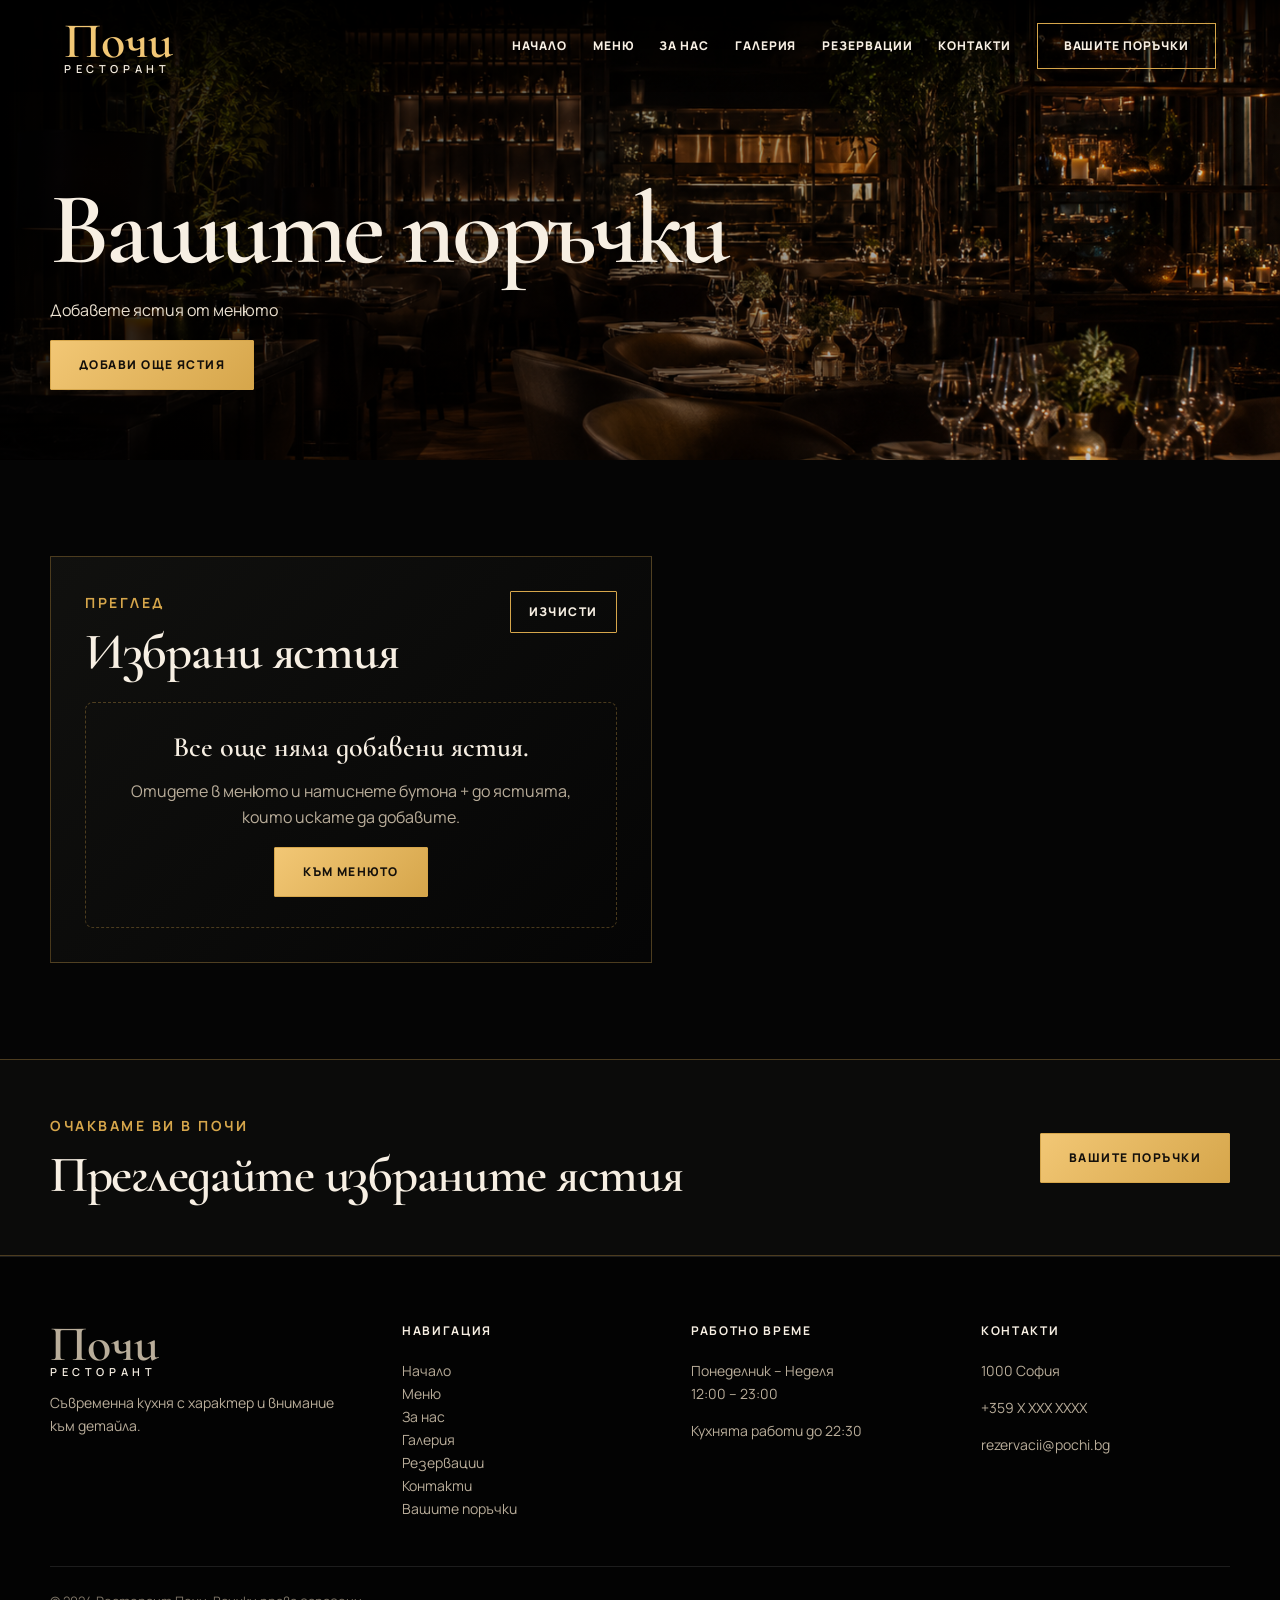
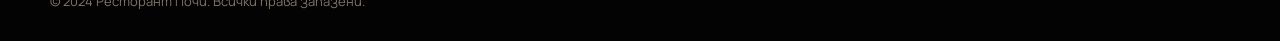
<file: orders.html>
<!DOCTYPE html>

<html lang="bg">
<head>
<meta charset="utf-8"/>
<meta content="width=device-width, initial-scale=1.0" name="viewport"/>
<title>Вашите поръчки | Почи</title>
<link href="https://fonts.googleapis.com" rel="preconnect"/>
<link crossorigin="" href="https://fonts.gstatic.com" rel="preconnect"/>
<link href="https://fonts.googleapis.com/css2?family=Cormorant+Garamond:wght@400;500;600;700&amp;family=Manrope:wght@300;400;500;600;700;800&amp;display=swap" rel="stylesheet"/>
<link href="style.css" rel="stylesheet"/>
</head>
<body>
<header class="site-header">
<a aria-label="Почи ресторант" class="logo" href="index.html">
<span>Почи</span>
<small>Ресторант</small>
</a>
<nav class="nav" id="nav">
<a class="" data-page="index" href="index.html">Начало</a>
<a class="" data-page="menu" href="menu.html">Меню</a>
<a class="" data-page="about" href="about.html">За нас</a>
<a class="" data-page="gallery" href="gallery.html">Галерия</a>
<a class="" data-page="reservations" href="reservations.html">Резервации</a>
<a class="" data-page="contacts" href="contacts.html">Контакти</a>
<a class="orders-nav-link active" data-page="orders" href="orders.html">Вашите поръчки <span class="order-badge" data-order-count=""></span></a></nav>
<a class="header-button order-header-button" href="orders.html">Вашите поръчки <span class="order-badge" data-order-count=""></span></a>
<button aria-label="Отвори меню" class="menu-toggle" id="menuToggle" type="button">
<span></span>
<span></span>
<span></span>
<span class="burger-order-badge" data-order-count=""></span></button>
</header>
<main>
<section class="page-hero order-hero">
<img alt="Вашите поръчки в Почи" src="img/интериор1.png"/>
<div class="container">
<p class="eyebrow script-text"></p>
<h1>Вашите поръчки</h1>
<p>Добавете ястия от менюто</p>
<a class="btn btn-fill" href="menu.html">Добави още ястия</a>
</div>
</section>
<section class="section">
<div class="container">
<div class="orders-layout">
<div class="orders-panel">
<div class="orders-heading">
<div>
<p class="section-kicker">Преглед</p>
<h2>Избрани ястия</h2>
</div>
<button class="btn btn-line clear-order" type="button">Изчисти</button>
</div>
<div class="order-items" id="orderItems"></div>
<div class="empty-order" id="emptyOrder">
<h3>Все още няма добавени ястия.</h3>
<p>Отидете в менюто и натиснете бутона + до ястията, които искате да добавите.</p>
<a class="btn btn-fill" href="menu.html">Към менюто</a>
</div>
<div class="order-summary" id="orderSummary">
<div><span>Междинна сума</span><strong data-subtotal="">0.00 euro</strong></div>
<div><span>Доставка</span><strong data-delivery="">3.00 euro</strong></div>
<div class="order-total"><span>Общо</span><strong data-total="">0.00 euro</strong></div>
</div>
</div>
<form class="checkout-form" id="checkoutForm">
<p class="section-kicker">Финализация</p>
<h2>Данни за доставка</h2>
<div class="form-grid">
<div class="form-field"><label>Име и фамилия</label><input name="name" placeholder="Вашето име" required="" type="text"/></div>
<div class="form-field"><label>Телефон</label><input name="phone" placeholder="08XXXXXXXX" required="" type="tel"/></div>
<div class="form-field full"><label>Имейл</label><input name="email" placeholder="ime@example.com" required="" type="email"/></div>
<div class="form-field full"><label>Адрес</label><input name="address" placeholder="Град, улица, номер" required="" type="text"/></div>
<div class="form-field"><label>Час за доставка</label><select name="time" required=""><option value="">Изберете час</option><option>До 45 минути</option><option>18:00</option><option>19:00</option><option>20:00</option><option>21:00</option></select></div>
<div class="form-field"><label>Начин на плащане</label><select name="payment" required=""><option value="">Изберете</option><option>В брой</option><option>Карта при доставка</option></select></div>
<div class="form-field full"><label>Бележка</label><textarea name="note" placeholder="Етаж, вход, алергии или друга информация"></textarea></div>
<div class="form-field full"><button class="btn btn-fill" type="submit">Завърши поръчка</button></div>
</div>
<p class="demo-note">Това е демо форма за портфолио — не изпраща данни към сървър.</p>
</form>
</div>
</div>
</section>
</main>
<section class="cta-band">
<div class="container">
<div>
<p class="section-kicker">Очакваме ви в Почи</p>
<h2>Прегледайте избраните ястия</h2>
</div>
<a class="btn btn-fill" href="orders.html">Вашите поръчки</a>
</div>
</section>
<footer class="site-footer">
<div class="container">
<div class="footer-grid">
<div>
<a class="logo" href="index.html">
<span>Почи</span>
<small>Ресторант</small>
</a>
<p>Съвременна кухня с характер и внимание към детайла.</p>
</div>
<div>
<h4>Навигация</h4>
<ul>
<li><a href="index.html">Начало</a></li>
<li><a href="menu.html">Меню</a></li>
<li><a href="about.html">За нас</a></li>
<li><a href="gallery.html">Галерия</a></li>
<li><a href="reservations.html">Резервации</a></li>
<li><a href="contacts.html">Контакти</a></li>
<li><a href="orders.html">Вашите поръчки</a></li></ul>
</div>
<div>
<h4>Работно време</h4>
<p>Понеделник – Неделя<br/>12:00 – 23:00</p>
<p>Кухнята работи до 22:30</p>
</div>
<div>
<h4>Контакти</h4>
<p> 1000 София</p>
<p>+359 X XXX XXXX</p>
<p>rezervacii@pochi.bg</p>
</div>
</div>
<div class="footer-bottom">© 2024 Ресторант Почи. Всички права запазени.</div>
</div>
</footer>
<div class="toast" id="toast"></div>
<script src="script.js"></script>
</body>
</html>
</file>
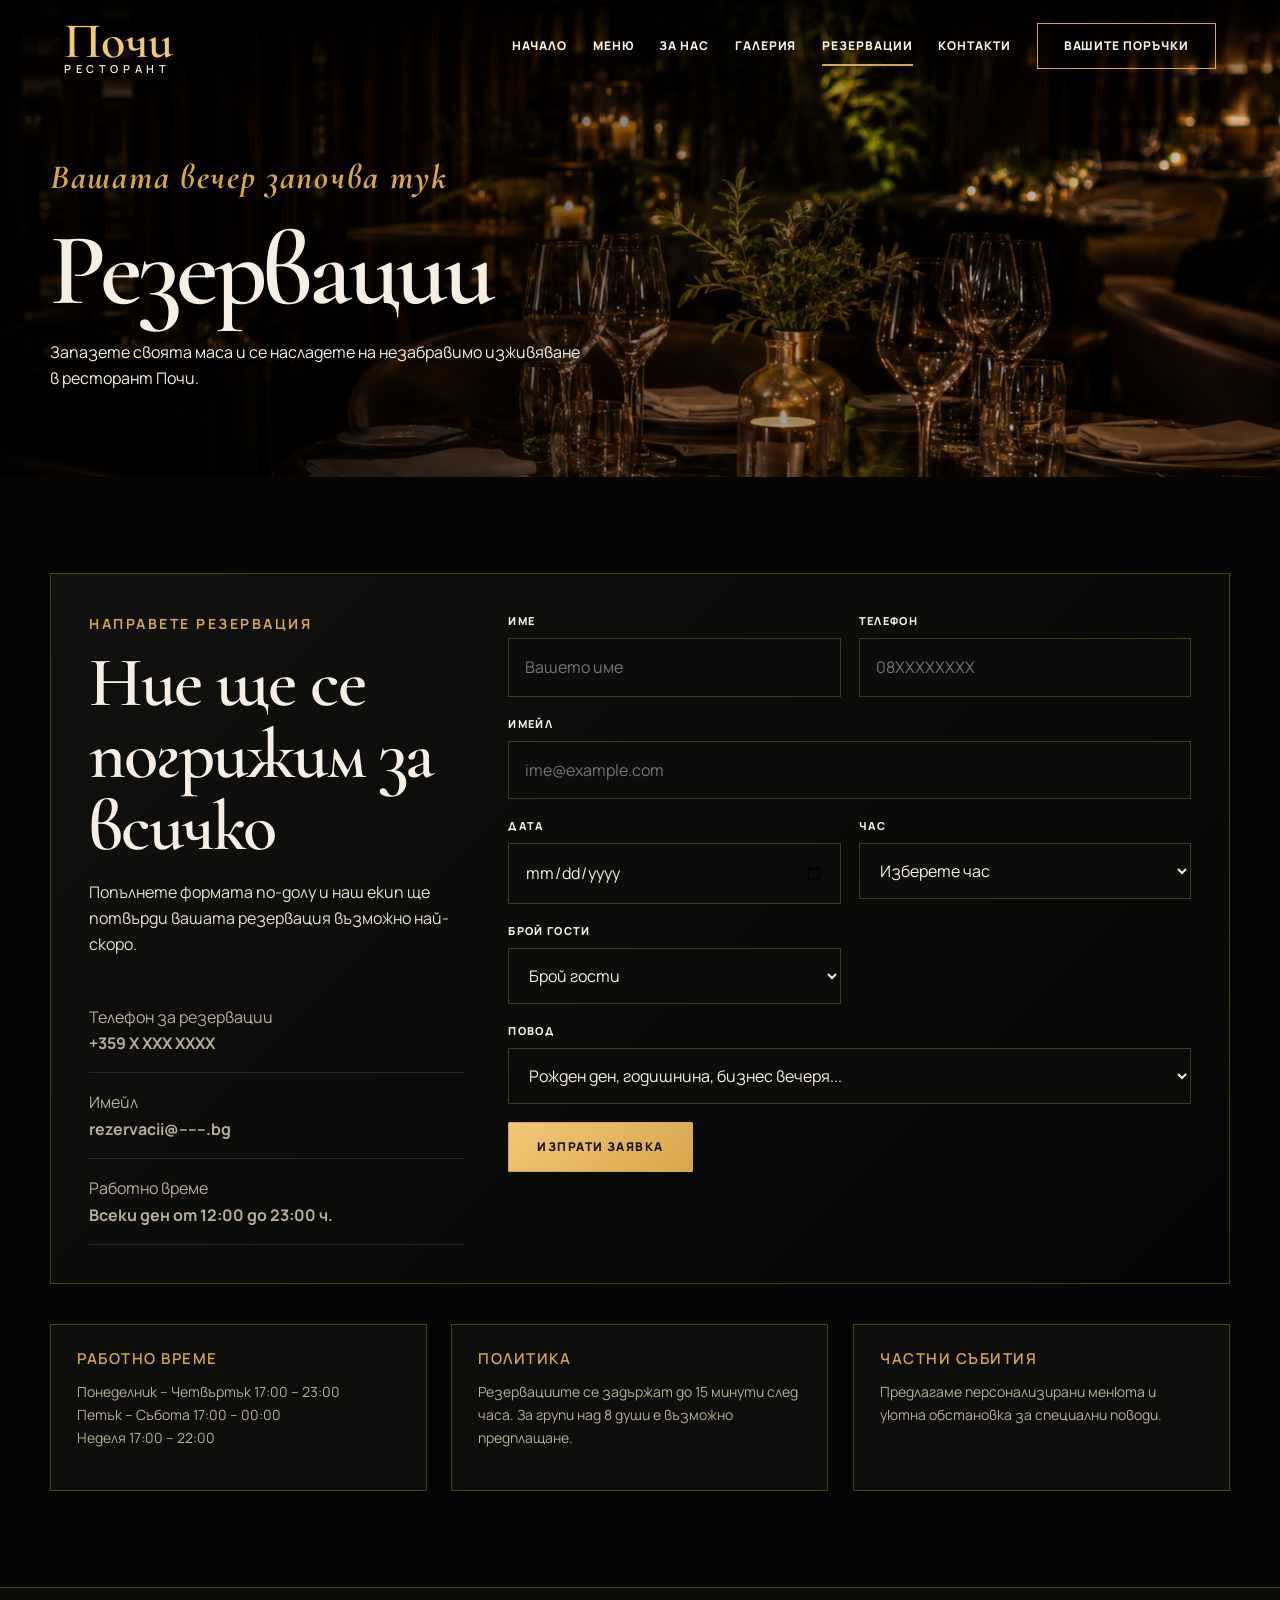
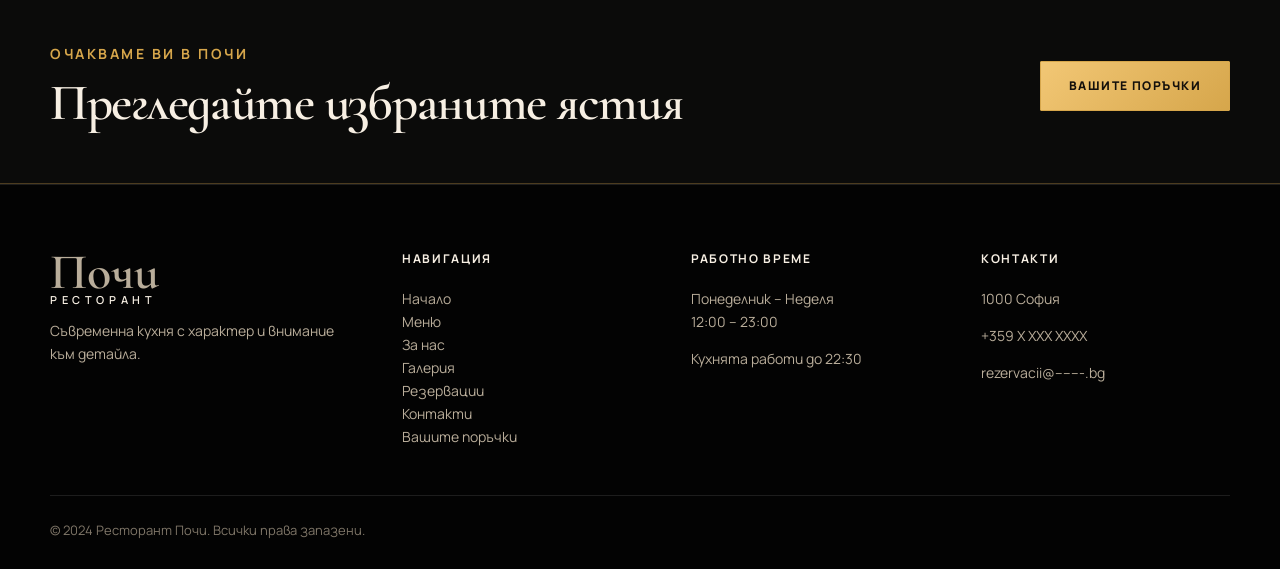
<file: reservations.html>
<!DOCTYPE html>

<html lang="bg">
<head>
<meta charset="utf-8"/>
<meta content="width=device-width, initial-scale=1.0" name="viewport"/>
<title>Резервации | Почи</title>
<link href="https://fonts.googleapis.com" rel="preconnect"/>
<link crossorigin="" href="https://fonts.gstatic.com" rel="preconnect"/>
<link href="https://fonts.googleapis.com/css2?family=Cormorant+Garamond:wght@400;500;600;700&amp;family=Manrope:wght@300;400;500;600;700;800&amp;display=swap" rel="stylesheet"/>
<link href="style.css" rel="stylesheet"/>
</head>
<body>
<header class="site-header">
<a aria-label="Почи ресторант" class="logo" href="index.html">
<span>Почи</span>
<small>Ресторант</small>
</a>
<nav class="nav" id="nav">
<a data-page="index" href="index.html">Начало</a>
<a data-page="menu" href="menu.html">Меню</a>
<a data-page="about" href="about.html">За нас</a>
<a data-page="gallery" href="gallery.html">Галерия</a>
<a class="active" data-page="reservations" href="reservations.html">Резервации</a>
<a data-page="contacts" href="contacts.html">Контакти</a>
<a class="orders-nav-link" data-page="orders" href="orders.html">Вашите поръчки <span class="order-badge" data-order-count=""></span></a></nav>
<a class="header-button order-header-button" href="orders.html">Вашите поръчки <span class="order-badge" data-order-count=""></span></a>
<button aria-label="Отвори меню" class="menu-toggle" id="menuToggle" type="button">
<span></span>
<span></span>
<span></span>
<span class="burger-order-badge" data-order-count=""></span></button>
</header>
<main>
<section class="page-hero">
<img alt="Резервации в Почи" src="img/интериор.png"/>
<div class="container">
<p class="eyebrow script-text">Вашата вечер започва тук</p>
<h1>Резервации</h1>
<p>Запазете своята маса и се насладете на незабравимо изживяване в ресторант Почи.</p>
</div>
</section>
<section class="section">
<div class="container">
<div class="reservation-wrap">
<div class="reservation-info">
<p class="section-kicker">Направете резервация</p>
<h2>Ние ще се погрижим за всичко</h2>
<p>Попълнете формата по-долу и наш екип ще потвърди вашата резервация възможно най-скоро.</p>
<ul>
<li>Телефон за резервации<br/><strong>+359 X XXX XXXX</strong></li>
<li>Имейл<br/><strong>rezervacii@------.bg</strong></li>
<li>Работно време<br/><strong>Всеки ден от 12:00 до 23:00 ч.</strong></li>
</ul>
</div>
<form class="reservation-form">
<div class="form-grid">
<div class="form-field"><label>Име</label><input placeholder="Вашето име" required="" type="text"/></div>
<div class="form-field"><label>Телефон</label><input placeholder="08XXXXXXXX" required="" type="tel"/></div>
<div class="form-field full"><label>Имейл</label><input placeholder="ime@example.com" required="" type="email"/></div>
<div class="form-field"><label>Дата</label><input required="" type="date"/></div>
<div class="form-field"><label>Час</label><select required=""><option value="">Изберете час</option><option>18:00</option><option>19:00</option><option>20:00</option><option>21:00</option></select></div>
<div class="form-field"><label>Брой гости</label><select required=""><option value="">Брой гости</option><option>2</option><option>3</option><option>4</option><option>5</option><option>6+</option></select></div>
<div class="form-field full"><label>Повод</label><select><option>Рожден ден, годишнина, бизнес вечеря...</option><option>Рожден ден</option><option>Годишнина</option><option>Бизнес вечеря</option></select></div>
<div class="form-field full"><button class="btn btn-fill" type="submit">Изпрати заявка</button></div>
</div>
</form>
</div>
<div class="notice-row">
<div class="notice-card"><h3>Работно време</h3><p>Понеделник – Четвъртък 17:00 – 23:00<br/>Петък – Събота 17:00 – 00:00<br/>Неделя 17:00 – 22:00</p></div>
<div class="notice-card"><h3>Политика</h3><p>Резервациите се задържат до 15 минути след часа. За групи над 8 души е възможно предплащане.</p></div>
<div class="notice-card"><h3>Частни събития</h3><p>Предлагаме персонализирани менюта и уютна обстановка за специални поводи.</p></div>
</div>
</div>
</section>
</main>
<section class="cta-band">
<div class="container">
<div>
<p class="section-kicker">Очакваме ви в Почи</p>
<h2>Прегледайте избраните ястия</h2>
</div>
<a class="btn btn-fill" href="orders.html">Вашите поръчки</a>
</div>
</section>
<footer class="site-footer">
<div class="container">
<div class="footer-grid">
<div>
<a class="logo" href="index.html">
<span>Почи</span>
<small>Ресторант</small>
</a>
<p>Съвременна кухня с характер и внимание към детайла.</p>
</div>
<div>
<h4>Навигация</h4>
<ul>
<li><a href="index.html">Начало</a></li>
<li><a href="menu.html">Меню</a></li>
<li><a href="about.html">За нас</a></li>
<li><a href="gallery.html">Галерия</a></li>
<li><a href="reservations.html">Резервации</a></li>
<li><a href="contacts.html">Контакти</a></li>
<li><a href="orders.html">Вашите поръчки</a></li></ul>
</div>
<div>
<h4>Работно време</h4>
<p>Понеделник – Неделя<br/>12:00 – 23:00</p>
<p>Кухнята работи до 22:30</p>
</div>
<div>
<h4>Контакти</h4>
<p> 1000 София</p>
<p>+359 X XXX XXXX</p>
<p>rezervacii@-------.bg</p>
</div>
</div>
<div class="footer-bottom">© 2024 Ресторант Почи. Всички права запазени.</div>
</div>
</footer>
<div class="toast" id="toast"></div>
<script src="script.js"></script>
</body>
</html>
</file>
<file: style.css>
:root {
    --black: #050505;
    --black-soft: #0b0b0a;
    --panel: #11110f;
    --panel-light: #f4eee4;
    --cream: #f7efe3;
    --text: #e9dfcf;
    --muted: #b9ad9a;
    --dark-text: #2c241d;
    --gold: #d6a64b;
    --gold-soft: #f2c775;
    --copper: #b96d4e;
    --line: rgba(214, 166, 75, 0.32);
    --white-line: rgba(255, 255, 255, 0.1);
    --shadow: 0 28px 80px rgba(0, 0, 0, 0.58);
}

* {
    box-sizing: border-box;
}

html {
    scroll-behavior: smooth;
}

body {
    margin: 0;
    background: var(--black);
    color: var(--text);
    font-family: "Manrope", Arial, sans-serif;
    line-height: 1.65;
}

body.nav-open {
    overflow: hidden;
}

img {
    display: block;
    width: 100%;
    height: auto;
}

a {
    color: inherit;
    text-decoration: none;
}

button,
input,
select,
textarea {
    font: inherit;
}

.container {
    width: min(1180px, calc(100% - 40px));
    margin: 0 auto;
}

.site-header {
    position: fixed;
    top: 0;
    left: 0;
    right: 0;
    z-index: 50;
    display: flex;
    align-items: center;
    justify-content: space-between;
    gap: 28px;
    padding: 18px 7vw;
    background: linear-gradient(180deg, rgba(0, 0, 0, 0.92), rgba(0, 0, 0, 0.54), rgba(0, 0, 0, 0));
    transition: background 0.25s ease;
}

.site-header.scrolled {
    background: rgba(5, 5, 5, 0.96);
    border-bottom: 1px solid var(--white-line);
}

.logo {
    display: grid;
    gap: 0;
    color: var(--gold-soft);
    font-family: "Cormorant Garamond", Georgia, serif;
    line-height: 0.92;
    letter-spacing: 0.03em;
}

.logo span {
    font-size: clamp(34px, 4vw, 50px);
    font-weight: 600;
}

.logo small {
    color: var(--cream);
    font-family: "Manrope", Arial, sans-serif;
    font-size: 11px;
    font-weight: 600;
    letter-spacing: 0.42em;
    text-transform: uppercase;
}

.nav {
    display: flex;
    align-items: center;
    gap: 32px;
    margin-left: auto;
    color: var(--cream);
    font-size: 12px;
    font-weight: 800;
    letter-spacing: 0.08em;
    text-transform: uppercase;
}

.nav a {
    position: relative;
    padding: 10px 0;
}

.nav a::after {
    content: "";
    position: absolute;
    left: 0;
    bottom: 0;
    width: 0;
    height: 2px;
    background: var(--gold);
    transition: width 0.25s ease;
}

.nav a:hover::after,
.nav a.active::after {
    width: 100%;
}

.header-button {
    display: inline-flex;
    align-items: center;
    justify-content: center;
    min-height: 46px;
    padding: 0 26px;
    border: 1px solid var(--gold);
    color: var(--cream);
    font-size: 12px;
    font-weight: 800;
    letter-spacing: 0.08em;
    text-transform: uppercase;
}

.menu-toggle {
    display: none;
    width: 44px;
    height: 44px;
    border: 1px solid var(--line);
    background: transparent;
    cursor: pointer;
}

.menu-toggle span {
    display: block;
    width: 20px;
    height: 2px;
    margin: 5px auto;
    background: var(--cream);
}

.hero {
    position: relative;
    min-height: 740px;
    display: grid;
    align-items: center;
    overflow: hidden;
}

.hero::before {
    content: "";
    position: absolute;
    inset: 0;
    z-index: 1;
    background: linear-gradient(90deg, rgba(0, 0, 0, 0.92) 0%, rgba(0, 0, 0, 0.72) 34%, rgba(0, 0, 0, 0.08) 100%);
}

.hero-media {
    position: absolute;
    inset: 0;
}

.hero-media img {
    width: 100%;
    height: 100%;
    object-fit: cover;
}

.hero-content {
    position: relative;
    z-index: 2;
    padding-top: 90px;
}

.eyebrow,
.section-kicker {
    margin: 0 0 12px;
    color: var(--gold);
    font-size: 14px;
    font-weight: 700;
    letter-spacing: 0.18em;
    text-transform: uppercase;
}

.script-text {
    font-family: "Cormorant Garamond", Georgia, serif;
    font-size: clamp(24px, 3vw, 34px);
    font-style: italic;
    letter-spacing: 0.05em;
    text-transform: none;
}

h1,
h2,
h3 {
    margin: 0;
    font-family: "Cormorant Garamond", Georgia, serif;
    line-height: 1.02;
    color: var(--cream);
}

h1 {
    max-width: 760px;
    font-size: clamp(58px, 8vw, 120px);
    font-weight: 600;
    letter-spacing: -0.035em;
}

h1 span {
    color: var(--copper);
}

h2 {
    font-size: clamp(42px, 5.5vw, 78px);
    font-weight: 600;
    letter-spacing: -0.025em;
}

h3 {
    font-size: 28px;
    font-weight: 600;
}

.lead {
    max-width: 520px;
    margin: 24px 0 0;
    color: var(--cream);
    font-size: 18px;
}

.btn {
    display: inline-flex;
    align-items: center;
    justify-content: center;
    min-height: 50px;
    padding: 0 28px;
    border: 1px solid var(--gold);
    border-radius: 1px;
    font-size: 12px;
    font-weight: 800;
    letter-spacing: 0.12em;
    text-transform: uppercase;
    transition: transform 0.2s ease, background 0.2s ease, color 0.2s ease;
}

.btn:hover {
    transform: translateY(-2px);
}

.btn-fill {
    background: linear-gradient(135deg, var(--gold-soft), var(--gold));
    color: #14100b;
}

.btn-line {
    background: transparent;
    color: var(--cream);
}

.hero-actions {
    display: flex;
    flex-wrap: wrap;
    gap: 18px;
    margin-top: 34px;
}

.open-note {
    margin-top: 34px;
    color: var(--cream);
    font-size: 14px;
}

.section {
    padding: 96px 0;
}

.light-section {
    background: var(--panel-light);
    color: var(--dark-text);
}

.light-section h2,
.light-section h3 {
    color: var(--dark-text);
}

.center-text {
    text-align: center;
}

.special-grid {
    display: grid;
    grid-template-columns: repeat(4, 1fr);
    gap: 24px;
    margin-top: 36px;
}

.special-card {
    overflow: hidden;
    border: 1px solid rgba(0, 0, 0, 0.1);
    border-radius: 8px;
    background: #fffaf2;
    box-shadow: 0 14px 40px rgba(0, 0, 0, 0.1);
}

.special-card img {
    height: 190px;
    object-fit: cover;
}

.special-card div {
    padding: 20px;
}

.special-card h3 {
    font-size: 23px;
}

.special-card p {
    min-height: 78px;
    margin: 10px 0 14px;
    color: #5d5248;
    font-size: 14px;
}

.special-card strong {
    color: var(--copper);
}

.split {
    display: grid;
    grid-template-columns: 0.9fr 1.1fr;
    gap: 54px;
    align-items: center;
}

.about-copy p:not(.eyebrow) {
    max-width: 560px;
    color: var(--muted);
}

.about-image {
    overflow: hidden;
    border-radius: 4px;
    box-shadow: var(--shadow);
}

.about-image img {
    height: 460px;
    object-fit: cover;
}

.gallery-strip {
    background: #080808;
}

.strip-grid {
    display: grid;
    grid-template-columns: repeat(6, 1fr);
    gap: 12px;
    margin-top: 30px;
}

.strip-grid img {
    height: 160px;
    object-fit: cover;
    border: 1px solid var(--line);
}

.center {
    margin: 28px auto 0;
}

.page-hero {
    position: relative;
    min-height: 460px;
    display: grid;
    align-items: end;
    overflow: hidden;
    padding: 150px 0 70px;
}

.page-hero::before {
    content: "";
    position: absolute;
    inset: 0;
    z-index: 1;
    background: linear-gradient(90deg, rgba(0, 0, 0, 0.9), rgba(0, 0, 0, 0.45), rgba(0, 0, 0, 0.16));
}

.page-hero img {
    position: absolute;
    inset: 0;
    width: 100%;
    height: 100%;
    object-fit: cover;
}

.page-hero .container {
    position: relative;
    z-index: 2;
}

.page-hero p:last-child {
    max-width: 540px;
    color: var(--cream);
}

.menu-tabs {
    position: sticky;
    top: 83px;
    z-index: 20;
    display: flex;
    justify-content: center;
    gap: 18px;
    overflow-x: auto;
    padding: 18px 20px;
    border-top: 1px solid var(--white-line);
    border-bottom: 1px solid var(--white-line);
    background: rgba(9, 9, 8, 0.96);
}

.tab {
    flex: 0 0 auto;
    border: 0;
    border-bottom: 2px solid transparent;
    background: transparent;
    color: var(--cream);
    padding: 10px 4px;
    cursor: pointer;
    font-size: 12px;
    font-weight: 800;
    letter-spacing: 0.1em;
    text-transform: uppercase;
}

.tab.active {
    color: var(--gold);
    border-color: var(--gold);
}

.menu-grid {
    display: grid;
    grid-template-columns: repeat(3, 1fr);
    gap: 24px;
}

.menu-item {
    display: grid;
    grid-template-columns: 170px 1fr;
    overflow: hidden;
    min-height: 170px;
    border: 1px solid var(--line);
    border-radius: 8px;
    background: linear-gradient(145deg, #121210, #0b0b0a);
}

.menu-item.hide {
    display: none;
}

.menu-item img {
    height: 100%;
    object-fit: cover;
}

.menu-item div {
    padding: 22px;
}

.menu-item h3 {
    font-size: 24px;
}

.menu-item p {
    margin: 10px 0 16px;
    color: var(--muted);
    font-size: 14px;
}

.menu-item span {
    color: var(--gold);
    font-family: "Cormorant Garamond", Georgia, serif;
    font-size: 25px;
    font-weight: 700;
}

.story-grid {
    display: grid;
    grid-template-columns: 1fr 1fr;
    gap: 34px;
    align-items: center;
    margin-top: 44px;
}

.story-grid img {
    height: 360px;
    object-fit: cover;
    border-radius: 6px;
}

.story-card {
    padding: 42px;
    border: 1px solid var(--line);
    background: linear-gradient(135deg, #131310, #080808);
}

.story-card p {
    color: var(--muted);
}

.values {
    display: grid;
    grid-template-columns: repeat(5, 1fr);
    gap: 18px;
    margin-top: 44px;
}

.values div {
    min-height: 150px;
    padding: 26px 18px;
    border-top: 1px solid var(--line);
    text-align: center;
}

.values strong {
    color: var(--gold);
    letter-spacing: 0.1em;
    text-transform: uppercase;
}

.values p {
    color: var(--muted);
    font-size: 14px;
}

.about-panels {
    display: grid;
    grid-template-columns: 1fr 1fr;
    gap: 0;
}

.about-panel {
    min-height: 420px;
    padding: 70px;
    background: #15120f;
}

.about-panel.image-panel {
    padding: 0;
}

.about-panel img {
    width: 100%;
    height: 100%;
    object-fit: cover;
}

.gallery-filters {
    display: flex;
    flex-wrap: wrap;
    justify-content: center;
    gap: 20px;
    margin: 0 0 34px;
}

.gallery-filter {
    border: 0;
    border-bottom: 2px solid transparent;
    background: transparent;
    color: var(--cream);
    cursor: pointer;
    padding: 8px;
    font-size: 12px;
    font-weight: 800;
    letter-spacing: 0.12em;
    text-transform: uppercase;
}

.gallery-filter.active {
    color: var(--gold);
    border-color: var(--gold);
}

.gallery-grid {
    display: grid;
    grid-template-columns: repeat(5, 1fr);
    grid-auto-flow: dense;
    gap: 12px;
}

.gallery-item {
    overflow: hidden;
    min-height: 210px;
    border: 1px solid var(--white-line);
    border-radius: 6px;
}

.gallery-item.wide {
    grid-column: span 2;
}

.gallery-item.tall {
    grid-row: span 2;
}

.gallery-item.hide {
    display: none;
}

.gallery-item img {
    width: 100%;
    height: 100%;
    object-fit: cover;
    transition: transform 0.3s ease;
}

.gallery-item:hover img {
    transform: scale(1.06);
}

.reservation-wrap {
    display: grid;
    grid-template-columns: 0.55fr 1fr;
    gap: 44px;
    padding: 38px;
    border: 1px solid var(--line);
    background: linear-gradient(135deg, rgba(17, 17, 15, 0.98), rgba(5, 5, 5, 0.98));
}

.reservation-info ul {
    margin: 30px 0 0;
    padding: 0;
    list-style: none;
}

.reservation-info li {
    padding: 16px 0;
    border-bottom: 1px solid var(--white-line);
    color: var(--muted);
}

.form-grid {
    display: grid;
    grid-template-columns: repeat(2, 1fr);
    gap: 18px;
}

.form-field.full {
    grid-column: 1 / -1;
}

label {
    display: block;
    margin-bottom: 8px;
    color: var(--cream);
    font-size: 11px;
    font-weight: 800;
    letter-spacing: 0.12em;
    text-transform: uppercase;
}

input,
select,
textarea {
    width: 100%;
    border: 1px solid rgba(214, 166, 75, 0.28);
    background: #0c0c0b;
    color: var(--cream);
    padding: 15px 16px;
    outline: none;
}

textarea {
    min-height: 132px;
    resize: vertical;
}

input:focus,
select:focus,
textarea:focus {
    border-color: var(--gold);
}

.notice-row {
    display: grid;
    grid-template-columns: repeat(3, 1fr);
    gap: 24px;
    margin-top: 40px;
}

.notice-card {
    padding: 26px;
    border: 1px solid var(--line);
    background: #0d0d0b;
}

.notice-card h3 {
    color: var(--gold);
    font-family: "Manrope", Arial, sans-serif;
    font-size: 15px;
    letter-spacing: 0.1em;
    text-transform: uppercase;
}

.notice-card p {
    color: var(--muted);
    font-size: 14px;
}

.contact-grid {
    display: grid;
    grid-template-columns: 0.75fr 1fr 0.9fr;
    gap: 34px;
    align-items: start;
}

.contact-card,
.contact-form,
.map-card {
    padding: 34px;
    border: 1px solid var(--line);
    background: #0d0d0b;
}

.contact-card ul {
    margin: 0;
    padding: 0;
    list-style: none;
}

.contact-card li {
    padding: 17px 0;
    border-bottom: 1px solid var(--white-line);
}

.contact-card span {
    display: block;
    color: var(--gold);
    font-size: 11px;
    font-weight: 800;
    letter-spacing: 0.12em;
    text-transform: uppercase;
}

.contact-card strong {
    color: var(--cream);
    font-weight: 600;
}

.map-placeholder {
    display: grid;
    min-height: 300px;
    place-items: center;
    border: 1px solid var(--white-line);
    background: radial-gradient(circle at 42% 50%, rgba(214, 166, 75, 0.26), transparent 8%), linear-gradient(135deg, #191813, #070707);
    color: var(--gold);
    text-align: center;
}

.direction {
    background: var(--panel-light);
    color: var(--dark-text);
}

.direction-grid {
    display: grid;
    grid-template-columns: 1fr 1fr;
    gap: 0;
    align-items: stretch;
}

.direction-copy {
    padding: 76px 70px;
}

.direction-copy h2 {
    color: var(--dark-text);
}

.direction-photo img {
    height: 100%;
    object-fit: cover;
}

.cta-band {
    position: relative;
    overflow: hidden;
    padding: 54px 0;
    border-top: 1px solid var(--line);
    border-bottom: 1px solid var(--line);
    background: #0b0b0a;
}

.cta-band .container {
    display: flex;
    align-items: center;
    justify-content: space-between;
    gap: 28px;
}

.cta-band h2 {
    font-size: clamp(32px, 4vw, 52px);
}

.site-footer {
    padding: 64px 0 28px;
    background: #030303;
    border-top: 1px solid var(--white-line);
}

.footer-grid {
    display: grid;
    grid-template-columns: 1.25fr repeat(3, 1fr);
    gap: 40px;
}

.footer-grid h4 {
    margin: 0 0 18px;
    color: var(--cream);
    font-size: 12px;
    letter-spacing: 0.14em;
    text-transform: uppercase;
}

.footer-grid p,
.footer-grid a,
.footer-grid li {
    color: var(--muted);
    font-size: 14px;
}

.footer-grid ul {
    margin: 0;
    padding: 0;
    list-style: none;
}

.footer-bottom {
    margin-top: 46px;
    padding-top: 24px;
    border-top: 1px solid var(--white-line);
    color: #7f7668;
    font-size: 13px;
}

.toast {
    position: fixed;
    right: 24px;
    bottom: 24px;
    z-index: 80;
    display: none;
    max-width: 360px;
    padding: 18px 22px;
    border: 1px solid var(--line);
    background: #0b0b0a;
    color: var(--cream);
    box-shadow: var(--shadow);
}

.toast.show {
    display: block;
}

@media (max-width: 1120px) {
    .nav {
        gap: 18px;
    }

    .special-grid {
        grid-template-columns: repeat(2, 1fr);
    }

    .menu-grid {
        grid-template-columns: repeat(2, 1fr);
    }

    .gallery-grid {
        grid-template-columns: repeat(3, 1fr);
    }

    .contact-grid {
        grid-template-columns: 1fr;
    }
}

@media (max-width: 920px) {
    .site-header {
        padding: 16px 22px;
    }

    .menu-toggle {
        display: block;
    }

    .header-button {
        display: none;
    }

    .nav {
        position: fixed;
        top: 77px;
        left: 0;
        right: 0;
        display: none;
        flex-direction: column;
        align-items: stretch;
        gap: 0;
        padding: 22px;
        background: rgba(5, 5, 5, 0.98);
        border-top: 1px solid var(--white-line);
    }

    .nav.open {
        display: flex;
    }

    .nav a {
        padding: 16px 0;
        border-bottom: 1px solid var(--white-line);
    }

    .hero {
        min-height: 670px;
    }

    .hero::before {
        background: linear-gradient(180deg, rgba(0, 0, 0, 0.68), rgba(0, 0, 0, 0.9));
    }

    .split,
    .story-grid,
    .about-panels,
    .reservation-wrap,
    .direction-grid {
        grid-template-columns: 1fr;
    }

    .values,
    .notice-row {
        grid-template-columns: repeat(2, 1fr);
    }

    .strip-grid {
        grid-template-columns: repeat(3, 1fr);
    }

    .about-panel,
    .direction-copy {
        padding: 44px 24px;
    }

    .cta-band .container {
        align-items: flex-start;
        flex-direction: column;
    }

    .footer-grid {
        grid-template-columns: 1fr 1fr;
    }
}

@media (max-width: 640px) {
    .container {
        width: min(100% - 28px, 1180px);
    }

    .section {
        padding: 70px 0;
    }

    .hero {
        min-height: 620px;
    }

    .special-grid,
    .menu-grid,
    .values,
    .notice-row,
    .form-grid,
    .footer-grid {
        grid-template-columns: 1fr;
    }

    .menu-item {
        grid-template-columns: 1fr;
    }

    .menu-item img {
        height: 220px;
    }

    .gallery-grid {
        grid-template-columns: 1fr 1fr;
    }

    .gallery-item.wide,
    .gallery-item.tall {
        grid-column: span 1;
        grid-row: span 1;
    }

    .strip-grid {
        grid-template-columns: 1fr 1fr;
    }

    .reservation-wrap,
    .contact-card,
    .contact-form,
    .map-card {
        padding: 24px;
    }

    .page-hero {
        min-height: 390px;
        padding-top: 130px;
    }
}


/* Demonstration ordering feature */
.header-button,
.orders-nav-link,
.menu-toggle {
    position: relative;
}

.order-badge,
.burger-order-badge {
    display: none;
    align-items: center;
    justify-content: center;
    min-width: 21px;
    height: 21px;
    padding: 0 6px;
    border-radius: 999px;
    background: var(--copper);
    color: var(--cream);
    font-family: "Manrope", Arial, sans-serif;
    font-size: 11px;
    font-weight: 900;
    line-height: 1;
}

.order-badge.show,
.burger-order-badge.show {
    display: inline-flex;
}

.header-button .order-badge {
    margin-left: 10px;
}

.orders-nav-link .order-badge {
    margin-left: 7px;
    vertical-align: middle;
}

.burger-order-badge {
    position: absolute;
    top: -8px;
    right: -8px;
    border: 1px solid var(--black);
}

.order-intro {
    grid-column: 1 / -1;
    display: flex;
    align-items: center;
    justify-content: space-between;
    gap: 22px;
    padding: 22px 26px;
    border: 1px solid var(--line);
    border-radius: 8px;
    background: linear-gradient(135deg, rgba(214, 166, 75, 0.1), rgba(185, 109, 78, 0.08));
}

.order-intro p {
    margin: 0;
    color: var(--muted);
}

.menu-item {
    position: relative;
}

.add-to-order {
    position: absolute;
    right: 16px;
    bottom: 16px;
    display: inline-flex;
    align-items: center;
    justify-content: center;
    width: 44px;
    height: 44px;
    border: 1px solid var(--gold);
    border-radius: 50%;
    background: linear-gradient(135deg, var(--gold-soft), var(--gold));
    color: #14100b;
    cursor: pointer;
    font-size: 30px;
    font-weight: 700;
    line-height: 1;
    transition: transform 0.2s ease, filter 0.2s ease;
}

.add-to-order:hover {
    transform: translateY(-2px) scale(1.04);
    filter: brightness(1.08);
}

.orders-layout {
    display: grid;
    grid-template-columns: 1.05fr 0.95fr;
    gap: 34px;
    align-items: start;
}

.orders-panel,
.checkout-form {
    padding: 34px;
    border: 1px solid var(--line);
    background: linear-gradient(135deg, rgba(17, 17, 15, 0.98), rgba(5, 5, 5, 0.98));
}

.orders-heading {
    display: flex;
    align-items: flex-start;
    justify-content: space-between;
    gap: 20px;
    margin-bottom: 24px;
}

.orders-heading h2,
.checkout-form h2 {
    font-size: clamp(34px, 4vw, 54px);
}

.clear-order {
    min-height: 42px;
    padding: 0 18px;
}

.order-items {
    display: grid;
    gap: 16px;
}

.order-row {
    display: grid;
    grid-template-columns: 90px 1fr auto;
    gap: 16px;
    align-items: center;
    padding: 14px;
    border: 1px solid var(--white-line);
    border-radius: 8px;
    background: #0c0c0b;
}

.order-row img {
    width: 90px;
    height: 78px;
    object-fit: cover;
    border-radius: 6px;
}

.order-row h3 {
    margin-bottom: 4px;
    font-size: 24px;
}

.order-row p {
    margin: 0;
    color: var(--muted);
    font-size: 14px;
}

.quantity-controls {
    display: inline-flex;
    align-items: center;
    gap: 10px;
    margin-top: 10px;
}

.qty-btn,
.remove-item {
    display: inline-flex;
    align-items: center;
    justify-content: center;
    border: 1px solid var(--line);
    background: transparent;
    color: var(--cream);
    cursor: pointer;
}

.qty-btn {
    width: 32px;
    height: 32px;
    border-radius: 50%;
    font-weight: 900;
}

.remove-item {
    min-height: 34px;
    padding: 0 12px;
    color: var(--muted);
    font-size: 12px;
    font-weight: 800;
    letter-spacing: 0.08em;
    text-transform: uppercase;
}

.order-line-total {
    color: var(--gold);
    font-family: "Cormorant Garamond", Georgia, serif;
    font-size: 25px;
    font-weight: 700;
    white-space: nowrap;
}

.empty-order {
    display: none;
    padding: 30px;
    border: 1px dashed var(--line);
    border-radius: 8px;
    text-align: center;
}

.empty-order.show {
    display: block;
}

.empty-order p {
    color: var(--muted);
}

.order-summary {
    display: grid;
    gap: 14px;
    margin-top: 26px;
    padding-top: 22px;
    border-top: 1px solid var(--line);
}

.order-summary div {
    display: flex;
    justify-content: space-between;
    gap: 20px;
    color: var(--muted);
}

.order-summary strong {
    color: var(--cream);
}

.order-summary .order-total {
    color: var(--cream);
    font-size: 20px;
    font-weight: 800;
}

.order-summary .order-total strong {
    color: var(--gold);
    font-size: 28px;
}

.checkout-form .demo-note {
    margin: 18px 0 0;
    color: var(--muted);
    font-size: 13px;
}

@media (max-width: 1120px) {
    .orders-layout {
        grid-template-columns: 1fr;
    }
}

@media (max-width: 920px) {
    .orders-nav-link {
        display: flex;
        align-items: center;
        justify-content: space-between;
    }
}

@media (max-width: 640px) {
    .order-intro {
        align-items: stretch;
        flex-direction: column;
    }

    .add-to-order {
        width: 48px;
        height: 48px;
    }

    .orders-panel,
    .checkout-form {
        padding: 24px;
    }

    .orders-heading {
        flex-direction: column;
    }

    .order-row {
        grid-template-columns: 74px 1fr;
    }

    .order-row img {
        width: 74px;
        height: 74px;
    }

    .order-line-total {
        grid-column: 1 / -1;
        justify-self: end;
    }
}

/* Responsive corrections */
html,
body {
    max-width: 100%;
    overflow-x: hidden;
}

.site-header {
    gap: clamp(12px, 2vw, 28px);
    padding-left: clamp(18px, 5vw, 7vw);
    padding-right: clamp(18px, 5vw, 7vw);
}

.nav {
    gap: clamp(14px, 2vw, 32px);
}

.nav a,
.header-button {
    white-space: nowrap;
}

/* Desktop: keep only one “Вашите поръчки” in the header. */
.orders-nav-link {
    display: none;
}

.order-header-button {
    flex-shrink: 0;
}

@media (max-width: 1180px) {
    .site-header {
        padding-left: 28px;
        padding-right: 28px;
    }

    .nav {
        gap: 16px;
        font-size: 11px;
    }

    .header-button {
        min-height: 42px;
        padding: 0 18px;
        font-size: 11px;
    }

    .logo span {
        font-size: 38px;
    }
}

@media (max-width: 1040px) {
    .menu-toggle {
        display: block;
        flex-shrink: 0;
    }

    .header-button {
        display: none;
    }

    .nav {
        position: fixed;
        top: 77px;
        left: 0;
        right: 0;
        display: none;
        flex-direction: column;
        align-items: stretch;
        gap: 0;
        max-height: calc(100dvh - 77px);
        overflow-y: auto;
        padding: 22px;
        background: rgba(5, 5, 5, 0.98);
        border-top: 1px solid var(--white-line);
    }

    .nav.open {
        display: flex;
    }

    .nav a {
        display: block;
        padding: 16px 0;
        border-bottom: 1px solid var(--white-line);
    }

    .orders-nav-link {
        display: flex;
        align-items: center;
        justify-content: space-between;
    }
}

@media (max-width: 920px) {
    .nav {
        max-height: calc(100dvh - 77px);
        overflow-y: auto;
    }
}

@media (max-width: 768px) {
    .page-hero,
    .hero {
        min-height: auto;
    }

    .hero-content {
        padding-top: 150px;
        padding-bottom: 90px;
    }

    .hero-actions,
    .cta-band .container,
    .order-intro {
        align-items: stretch;
    }

    .hero-actions .btn,
    .cta-band .btn,
    .order-intro .btn {
        width: 100%;
    }

    .menu-tabs {
        top: 76px;
        justify-content: flex-start;
        gap: 12px;
        padding: 14px;
        -webkit-overflow-scrolling: touch;
    }

    .tab,
    .gallery-filter {
        font-size: 11px;
    }

    .orders-layout,
    .contact-grid,
    .direction-grid,
    .reservation-wrap,
    .split,
    .story-grid,
    .about-panels {
        grid-template-columns: 1fr;
    }
}

@media (max-width: 520px) {
    .site-header {
        padding: 12px 14px;
    }

    .logo span {
        font-size: 32px;
    }

    .logo small {
        font-size: 9px;
        letter-spacing: 0.32em;
    }

    .nav {
        top: 67px;
        max-height: calc(100dvh - 67px);
        padding: 16px;
    }

    .menu-toggle {
        width: 42px;
        height: 42px;
    }

    .hero-content {
        padding-top: 128px;
        padding-bottom: 70px;
    }

    h1 {
        font-size: clamp(46px, 16vw, 74px);
    }

    h2 {
        font-size: clamp(34px, 12vw, 54px);
    }

    .lead,
    .page-hero p:last-child {
        font-size: 16px;
    }

    .page-hero {
        padding: 118px 0 54px;
    }

    .container {
        width: min(100% - 24px, 1180px);
    }

    .section {
        padding: 58px 0;
    }

    .menu-tabs {
        top: 67px;
    }

    .menu-item div,
    .special-card div,
    .orders-panel,
    .checkout-form,
    .reservation-wrap,
    .contact-card,
    .contact-form,
    .map-card,
    .story-card {
        padding: 20px;
    }

    .order-row {
        grid-template-columns: 1fr;
    }

    .order-row img {
        width: 100%;
        height: 190px;
    }

    .order-line-total {
        justify-self: start;
    }

    .quantity-controls {
        flex-wrap: wrap;
    }

    .toast {
        right: 12px;
        bottom: 12px;
        left: 12px;
        max-width: none;
    }
}

.animate-on-scroll {
    opacity: 0;
    transition:
        opacity 0.8s ease,
        transform 0.8s ease;
    will-change: opacity, transform;
}

.animate-from-bottom {
    transform: translateY(55px);
}

.animate-from-top {
    transform: translateY(-55px);
}

.animate-from-left {
    transform: translateX(-55px);
}

.animate-from-right {
    transform: translateX(55px);
}

.animate-on-scroll.is-visible {
    opacity: 1;
    transform: translate(0, 0);
}

@media (prefers-reduced-motion: reduce) {
    .animate-on-scroll {
        opacity: 1;
        transform: none;
        transition: none;
    }
}

/* Final mobile menu corrections */
.order-badge:not(.show),
.burger-order-badge:not(.show) {
    display: none !important;
}

.menu-toggle.open span:nth-child(1) {
    transform: translateY(7px) rotate(45deg);
}

.menu-toggle.open span:nth-child(2) {
    opacity: 0;
}

.menu-toggle.open span:nth-child(3) {
    transform: translateY(-7px) rotate(-45deg);
}

.menu-toggle span:not(.burger-order-badge) {
    transition: transform 0.25s ease, opacity 0.25s ease;
}

.menu-toggle.open .burger-order-badge.show {
    display: inline-flex !important;
}

/* Latest corrections: stronger mobile order badge and add buttons on homepage specials */
.order-badge,
.burger-order-badge {
    background: #e87932;
    color: #fff8ed;
    box-shadow: 0 0 0 2px rgba(5, 5, 5, 0.95), 0 8px 22px rgba(232, 121, 50, 0.42);
}

.burger-order-badge {
    top: -10px;
    right: -10px;
    min-width: 24px;
    height: 24px;
    font-size: 12px;
    border: 2px solid rgba(5, 5, 5, 0.95);
}

.special-card {
    position: relative;
}

.special-card .add-to-order {
    right: 14px;
    bottom: 14px;
    width: 42px;
    height: 42px;
    font-size: 28px;
    box-shadow: 0 10px 26px rgba(0, 0, 0, 0.22);
}

.special-card div {
    padding-bottom: 74px;
}

@media (max-width: 920px) {
    .burger-order-badge.show {
        display: inline-flex !important;
    }
}

/* Mobile burger order badge visibility fix */
.menu-toggle .burger-order-badge {
    position: absolute !important;
    top: -10px !important;
    right: -10px !important;
    z-index: 5 !important;
    display: none !important;
    align-items: center !important;
    justify-content: center !important;
    width: auto !important;
    min-width: 24px !important;
    height: 24px !important;
    margin: 0 !important;
    padding: 0 7px !important;
    border: 2px solid #050505 !important;
    border-radius: 999px !important;
    background: #f28a2e !important;
    color: #ffffff !important;
    font-family: "Manrope", Arial, sans-serif !important;
    font-size: 12px !important;
    font-weight: 900 !important;
    line-height: 1 !important;
    box-shadow: 0 0 0 2px rgba(242, 138, 46, 0.25), 0 8px 22px rgba(242, 138, 46, 0.45) !important;
    transform: none !important;
    opacity: 1 !important;
}

.menu-toggle .burger-order-badge.show {
    display: inline-flex !important;
}

.menu-toggle.open .burger-order-badge.show {
    display: inline-flex !important;
    transform: none !important;
    opacity: 1 !important;
}

.menu-toggle .burger-order-badge:not(.show) {
    display: none !important;
}


/* Order button label next to plus */
.add-to-order {
    width: auto;
    min-width: 118px;
    height: 44px;
    gap: 10px;
    padding: 0 8px 0 16px;
    border-radius: 999px;
    font-family: "Manrope", Arial, sans-serif;
    font-size: 12px;
    font-weight: 900;
    letter-spacing: 0.08em;
    text-transform: uppercase;
}

.order-button-label {
    display: inline-block;
    line-height: 1;
}

.order-button-plus {
    display: inline-flex;
    align-items: center;
    justify-content: center;
    width: 30px;
    height: 30px;
    border-radius: 50%;
    background: rgba(20, 16, 11, 0.14);
    font-size: 25px;
    font-weight: 800;
    line-height: 1;
}

.special-card .add-to-order {
    width: auto;
    min-width: 116px;
    height: 42px;
    padding: 0 8px 0 15px;
    font-size: 11px;
}

.special-card .order-button-plus {
    width: 28px;
    height: 28px;
    font-size: 23px;
}

@media (max-width: 420px) {
    .add-to-order,
    .special-card .add-to-order {
        min-width: 108px;
        height: 40px;
        padding-left: 13px;
        font-size: 10px;
    }

    .order-button-plus,
    .special-card .order-button-plus {
        width: 26px;
        height: 26px;
        font-size: 22px;
    }
}


/* Smaller and clearer order buttons inside the Menu page */
.menu-item > div {
    padding-bottom: 64px;
}

.menu-item > .add-to-order {
    right: 12px;
    bottom: 12px;
    min-width: 92px;
    height: 34px;
    gap: 7px;
    padding: 0 6px 0 12px;
    border: 1px solid #f2c775;
    background: #f28a2e;
    color: #ffffff;
    font-size: 9px;
    font-weight: 900;
    letter-spacing: 0.08em;
    box-shadow: 0 8px 22px rgba(242, 138, 46, 0.32);
}

.menu-item > .add-to-order .order-button-label {
    color: #ffffff;
    text-shadow: 0 1px 2px rgba(0, 0, 0, 0.28);
}

.menu-item > .add-to-order .order-button-plus {
    width: 24px;
    height: 24px;
    background: rgba(20, 16, 11, 0.22);
    color: #ffffff;
    font-size: 20px;
}

.menu-item > .add-to-order:hover {
    filter: brightness(1.08);
    transform: translateY(-2px) scale(1.03);
}

@media (max-width: 640px) {
    .menu-item > div {
        padding-bottom: 58px;
    }

    .menu-item > .add-to-order {
        min-width: 88px;
        height: 32px;
        font-size: 8.5px;
    }

    .menu-item > .add-to-order .order-button-plus {
        width: 22px;
        height: 22px;
        font-size: 18px;
    }
}
</file>
